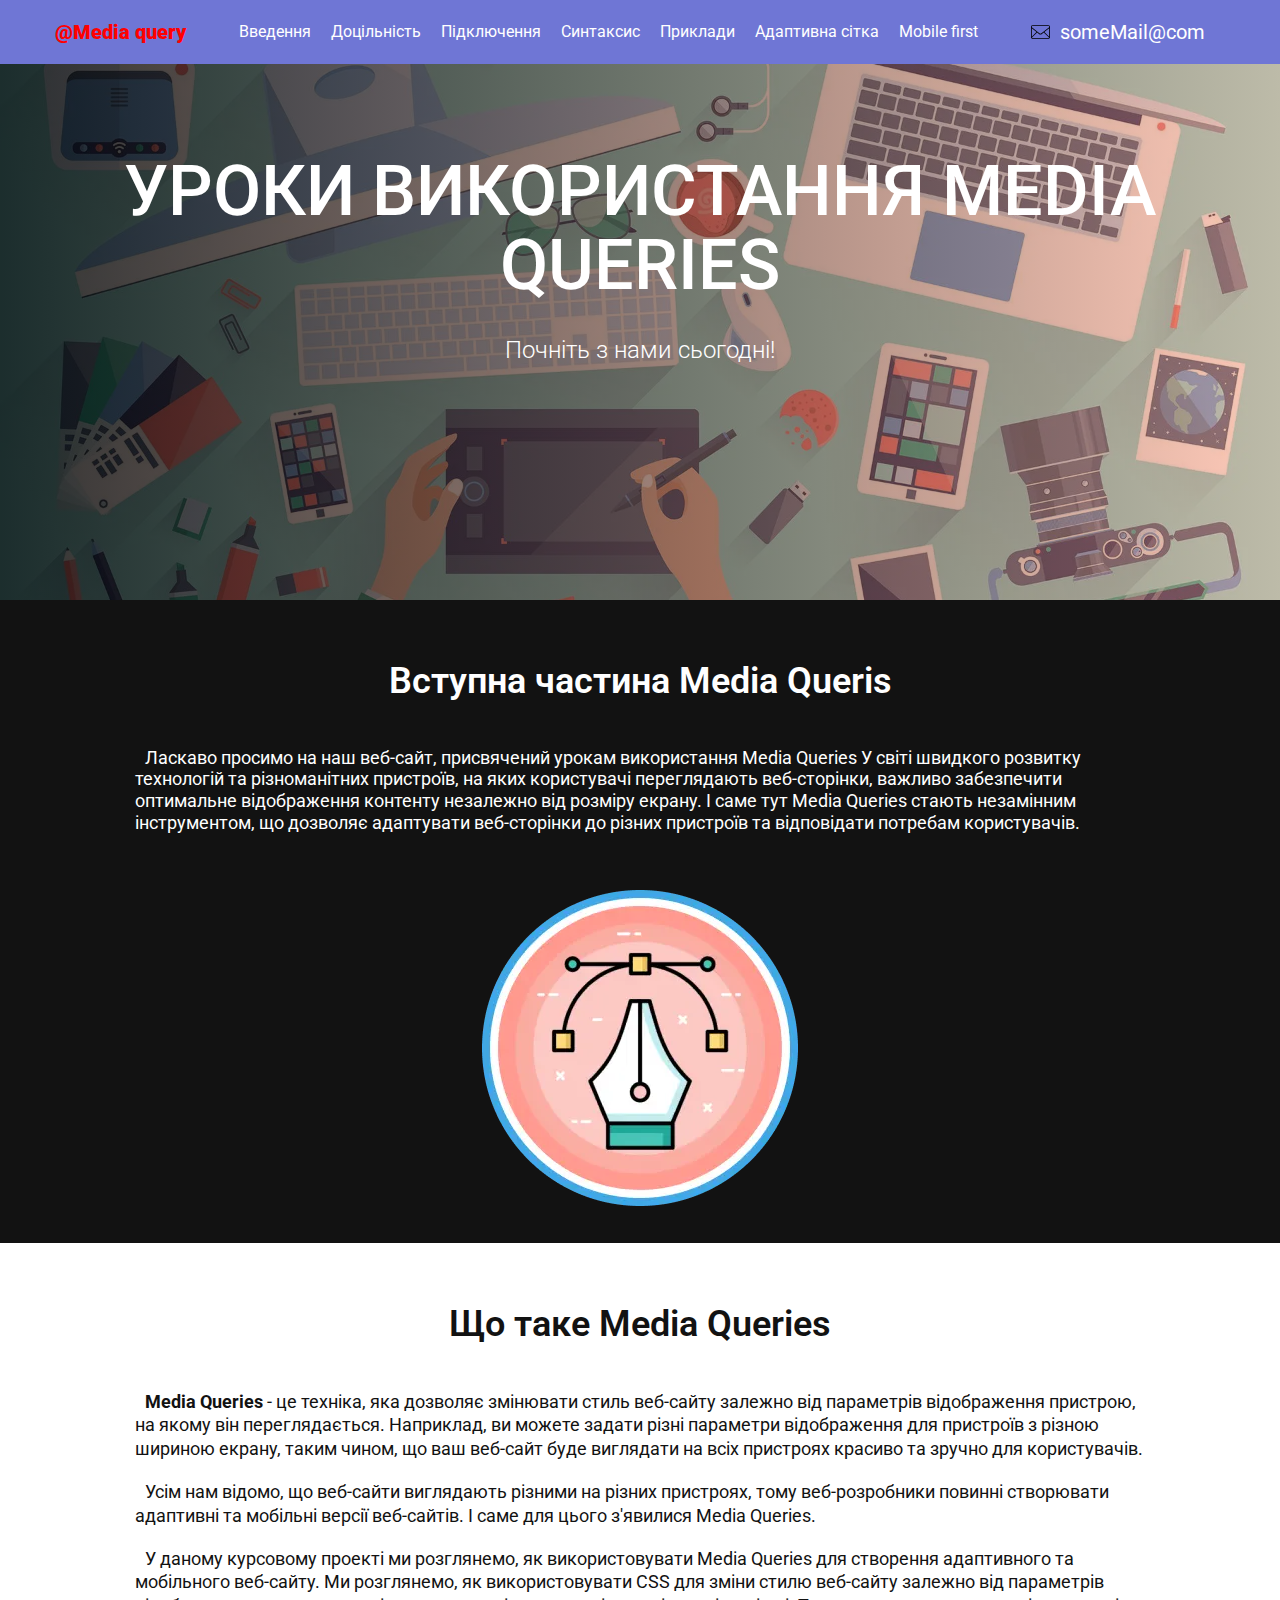
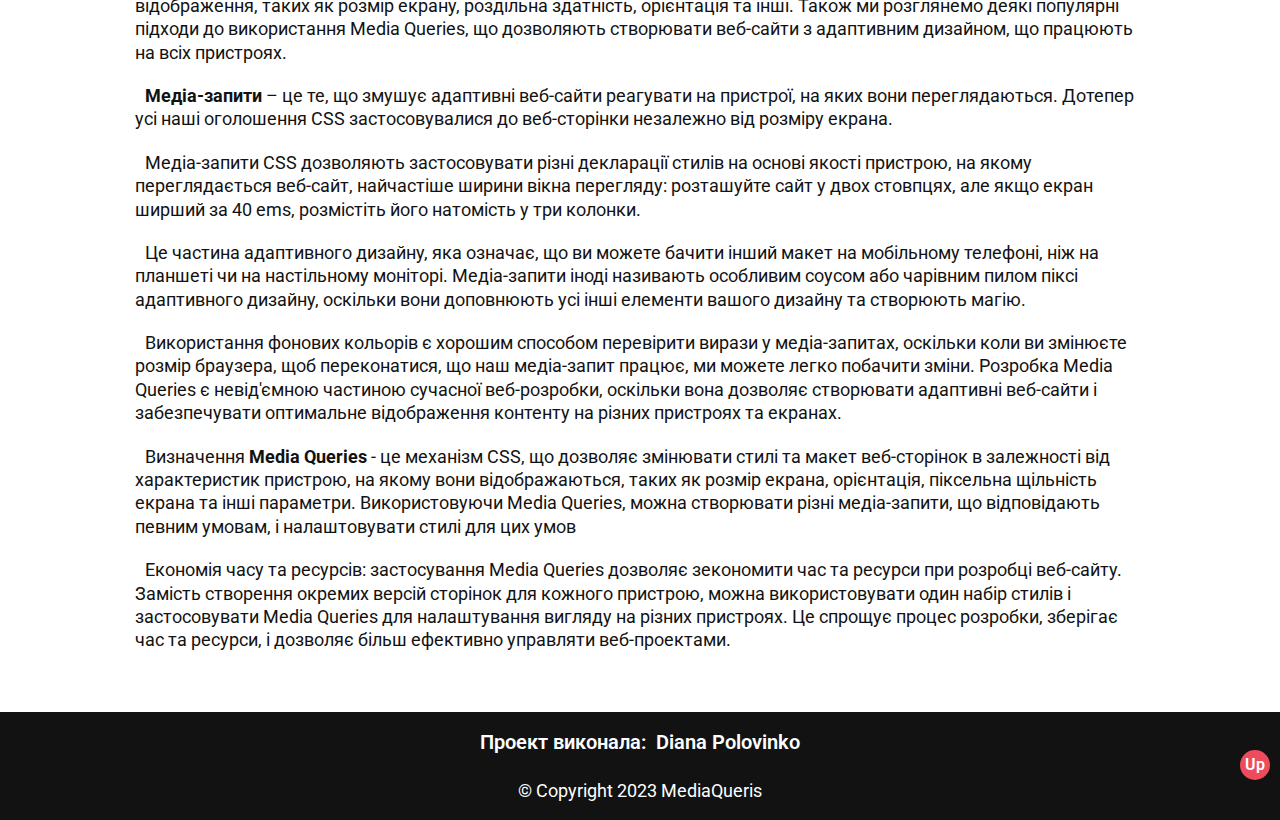
<file: index.html>
<!DOCTYPE html>
<html lang="uk">

<head>
	<title>HomePage</title>
	<meta charset="UTF-8">
	<meta name="format-detection" content="telephone=no">
	<!-- <style>body{opacity: 0;}</style> -->
	<link rel="stylesheet" href="css/style.min.css?_v=20230605163625">
	<link rel="shortcut icon" href="favicon.ico">
	<!-- <meta name="robots" content="noindex, nofollow"> -->
	<meta name="viewport" content="width=device-width, initial-scale=1.0">
</head>

<body>
	<div class="wrapper">
		<header id="up" class="header" data-scroll="5">
			<div class="header__container">
				<a href="index.html" class="header__logo">@<span>Media query</span></a>
				<div class="header__menu menu">
					<nav class="menu__body">
						<ul class="menu__list">
							<li class="menu__item"><a href="index.html" class="menu__link">Введення</a></li>
							<li class="menu__item"><a href="expediency.html" class="menu__link">Доцільність</a></li>
							<li class="menu__item"><a href="connection.html" class="menu__link">Підключення</a></li>
							<li class="menu__item"><a href="syntax.html" class="menu__link">Синтаксис</a></li>
							<li class="menu__item"><a href="example.html" class="menu__link">Приклади</a></li>
							<li class="menu__item"><a href="adaptive.html" class="menu__link">Адаптивна сітка</a></li>
							<li class="menu__item"><a href="mfirst.html" class="menu__link"><span lang="en">Mobile first</span></a></li>
						</ul>
					</nav>
				</div>
				<div class="header__contact">
					<a href="mailto:someMail@com" class="header__link"><img src="img/mail-black.svg" alt="mail">someMail@com</a>
					<button type="button" class="header__icon icon-menu"><span></span></button>
				</div>
			</div>
		</header>
		<main class="page">
			<section class="page__main main-page">
				<div class="main-page__container">
					<h1 class="main-page__title">
						Уроки використання
						<span lang="en">Media Queries</span>
					</h1>
					<p class="main-page__text">Почніть з нами сьогодні!</p>
				</div>
			</section>
			<section class="page__welcome welcome-page">
				<div class="welcome-page__little-container">
					<h2 class="welcome-page__title">
						Вступна частина <span lang="en">Media Queris</span>
					</h2>
					<p class="welcome-page__text">
						Ласкаво просимо на наш веб-сайт, присвячений урокам
						використання Media Queries У світі швидкого розвитку
						технологій та різноманітних пристроїв, на яких
						користувачі переглядають веб-сторінки, важливо
						забезпечити оптимальне відображення контенту
						незалежно від розміру екрану. І саме тут Media
						Queries стають незамінним інструментом, що дозволяє
						адаптувати веб-сторінки до різних пристроїв та
						відповідати потребам користувачів.
					</p>
					<div class="welcome-page__image">
						<picture><source srcset="img/int.webp" type="image/webp"><img src="img/int.png" alt="welcome"></picture>
					</div>
				</div>
			</section>
			<section class="page__about about-page">
				<div class="about-page__little-container">
					<h3 class="about-page__title">
						Що таке <span lang="en">Media Queries</span>
					</h3>
					<p>
						<b>Media Queries</b> - це техніка, яка
						дозволяє змінювати стиль веб-сайту залежно від
						параметрів відображення пристрою, на якому він
						переглядається. Наприклад, ви можете задати різні
						параметри відображення для пристроїв з різною
						шириною екрану, таким чином, що ваш веб-сайт буде
						виглядати на всіх пристроях красиво та зручно для
						користувачів.
					</p>
					<p>
						Усім нам відомо, що веб-сайти виглядають різними на
						різних пристроях, тому веб-розробники повинні
						створювати адаптивні та мобільні версії веб-сайтів.
						І саме для цього з'явилися
						<span lang="en">Media Queries</span>.
					</p>
					<p>
						У даному курсовому проекті ми розглянемо, як
						використовувати
						<span lang="en">Media Queries</span> для створення
						адаптивного та мобільного веб-сайту. Ми розглянемо,
						як використовувати <span lang="en">CSS</span> для
						зміни стилю веб-сайту залежно від параметрів
						відображення, таких як розмір екрану, роздільна
						здатність, орієнтація та інші. Також ми розглянемо
						деякі популярні підходи до використання
						<span lang="en">Media Queries</span>, що дозволяють
						створювати веб-сайти з адаптивним дизайном, що
						працюють на всіх пристроях.
					</p>
					<p>
						<b>Медіа-запити</b> – це те, що змушує
						адаптивні веб-сайти реагувати на пристрої, на яких
						вони переглядаються. Дотепер усі наші оголошення
						<span lang="en">CSS</span> застосовувалися до
						веб-сторінки незалежно від розміру екрана.
					</p>
					<p>
						Медіа-запити <span lang="en">CSS</span> дозволяють
						застосовувати різні декларації стилів на основі
						якості пристрою, на якому переглядається веб-сайт,
						найчастіше ширини вікна перегляду: розташуйте сайт у
						двох стовпцях, але якщо екран ширший за 40 ems,
						розмістіть його натомість у три колонки.
					</p>
					<p>
						Це частина адаптивного дизайну, яка означає, що ви
						можете бачити інший макет на мобільному телефоні,
						ніж на планшеті чи на настільному моніторі.
						Медіа-запити іноді називають особливим соусом або
						чарівним пилом піксі адаптивного дизайну, оскільки
						вони доповнюють усі інші елементи вашого дизайну та
						створюють магію.
					</p>
					<p>
						Використання фонових кольорів є хорошим способом
						перевірити вирази у медіа-запитах, оскільки коли ви
						змінюєте розмір браузера, щоб переконатися, що наш
						медіа-запит працює, ми можете легко побачити зміни.
						Розробка Media Queries є невід'ємною частиною
						сучасної веб-розробки, оскільки вона дозволяє
						створювати адаптивні веб-сайти і забезпечувати
						оптимальне відображення контенту на різних пристроях
						та екранах.
					</p>
					<p>
						Визначення <b><span lang="en">Media Queries</span></b> - це
						механізм <span lang="en">CSS</span>, що дозволяє
						змінювати стилі та макет веб-сторінок в залежності
						від характеристик пристрою, на якому вони
						відображаються, таких як розмір екрана, орієнтація,
						піксельна щільність екрана та інші параметри.
						Використовуючи Media Queries, можна створювати різні
						медіа-запити, що відповідають певним умовам, і
						налаштовувати стилі для цих умов
					</p>
					<p>
						Економія часу та ресурсів: застосування
						<span lang="en">Media Queries</span> дозволяє
						зекономити час та ресурси при розробці веб-сайту.
						Замість створення окремих версій сторінок для
						кожного пристрою, можна використовувати один набір
						стилів і застосовувати
						<span lang="en">Media Queries</span> для
						налаштування вигляду на різних пристроях. Це спрощує
						процес розробки, зберігає час та ресурси, і дозволяє
						більш ефективно управляти веб-проектами.
					</p>
				</div>
			</section>
		</main>
		<footer class="footer">
			<div class="footer__container">
				<div class="footer__link">
					<p>Проект виконала: </p><a href="tel:+380680001222">Diana Polovinko</a>
				</div>
				<div class="footer__all">&copy; Copyright 2023 MediaQueris</div>
				<a id="#up" href="#" class="footer__button">Up</a>
			</div>
		</footer>
	</div>
	<script src="js/app.min.js?_v=20230605163625"></script>
</body>

</html>
</file>
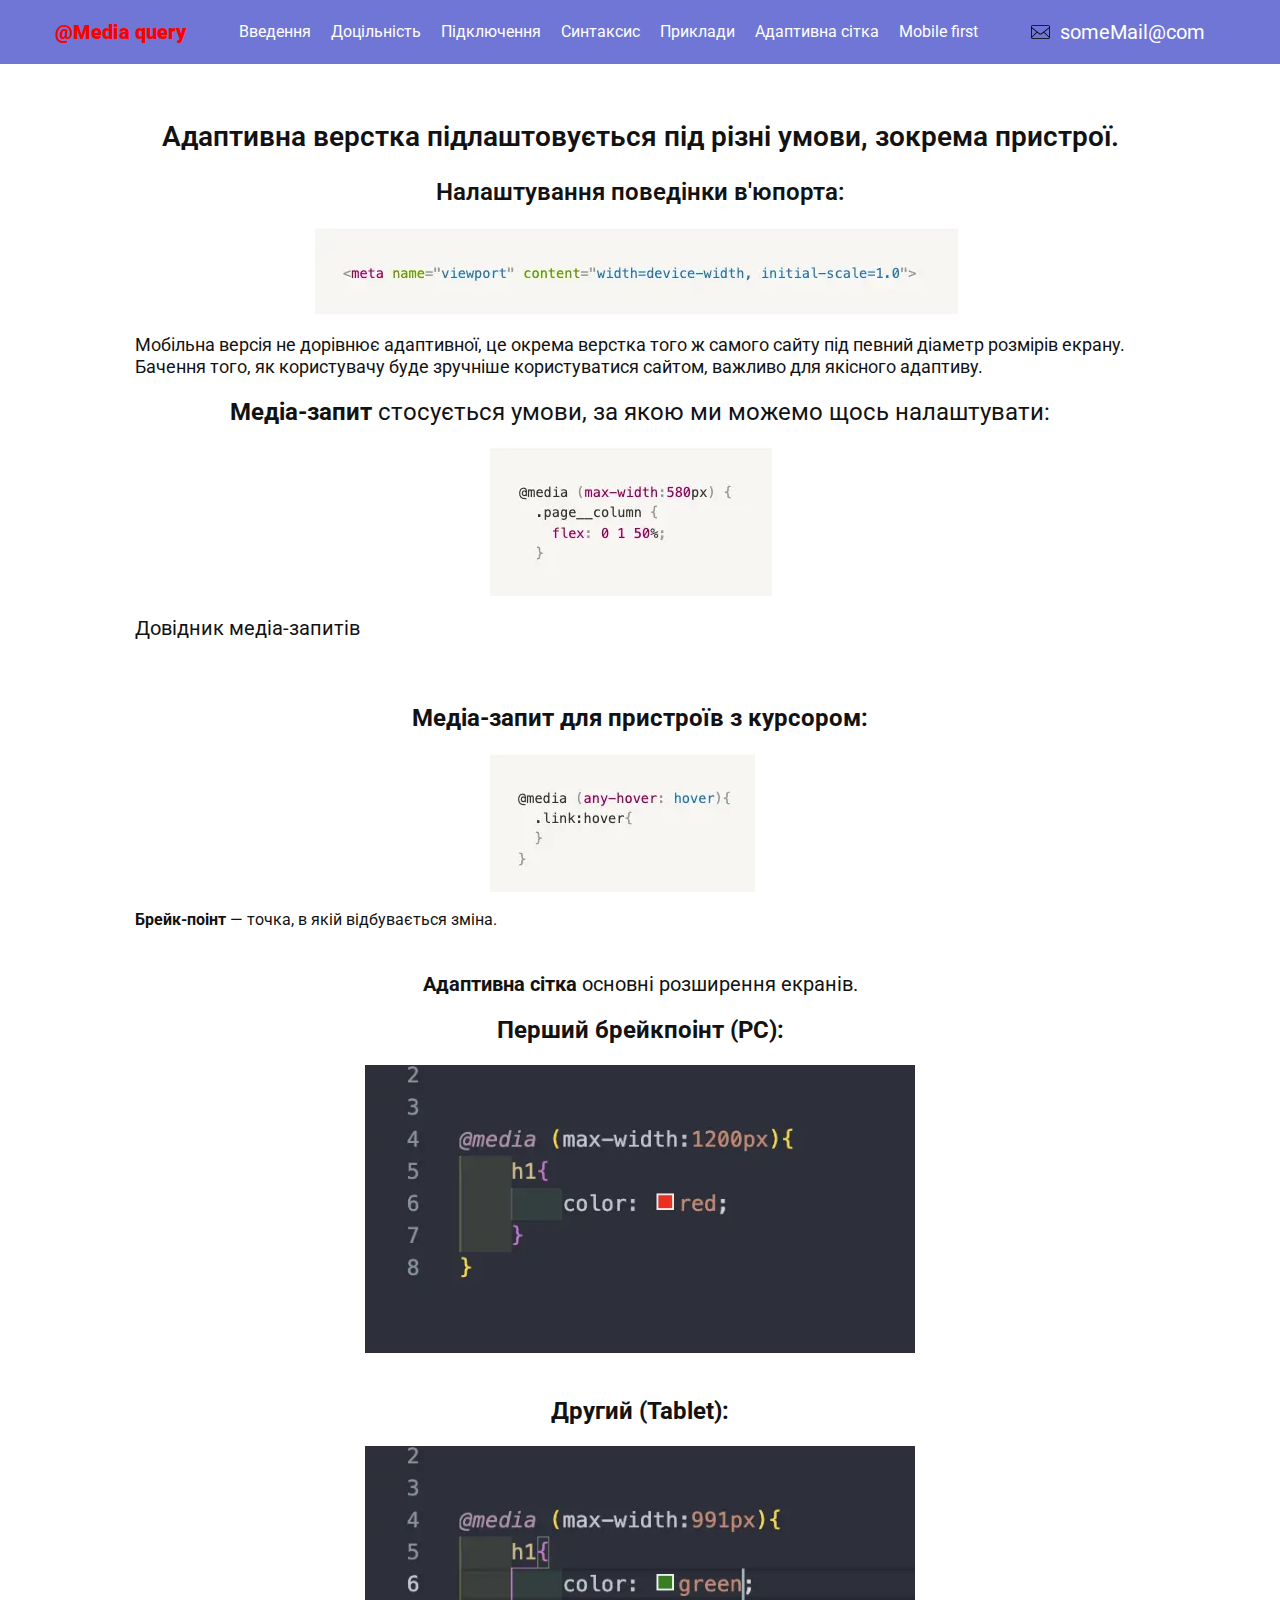
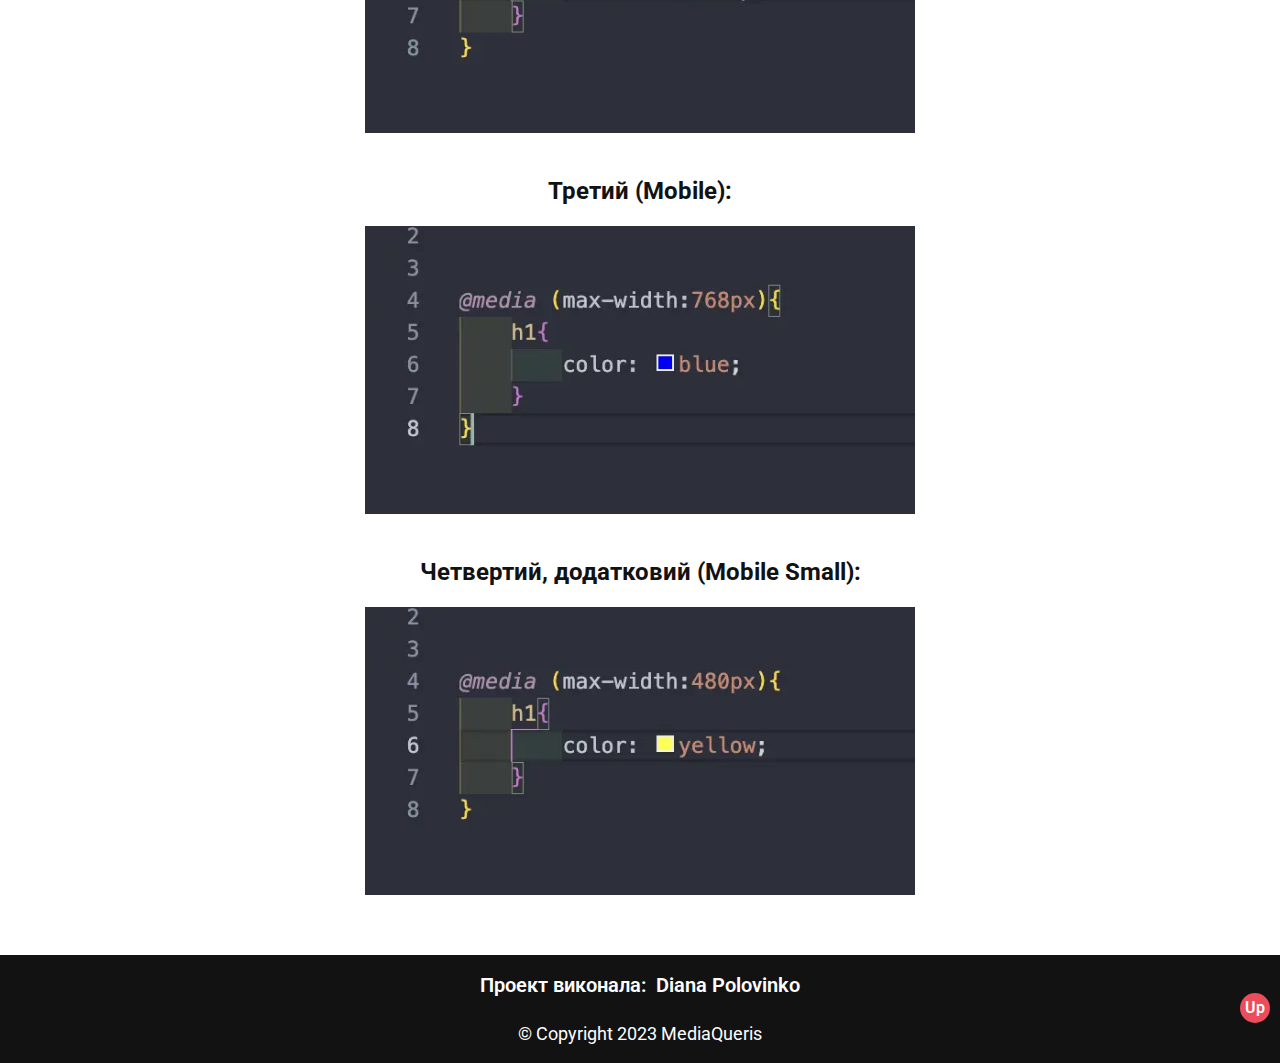
<file: adaptive.html>
<!DOCTYPE html>
<html lang="uk">

<head>
	<title>Adaptive</title>
	<meta charset="UTF-8">
	<meta name="format-detection" content="telephone=no">
	<!-- <style>body{opacity: 0;}</style> -->
	<link rel="stylesheet" href="css/style.min.css?_v=20230605163625">
	<link rel="shortcut icon" href="favicon.ico">
	<!-- <meta name="robots" content="noindex, nofollow"> -->
	<meta name="viewport" content="width=device-width, initial-scale=1.0">
</head>

<body>
	<div class="wrapper">
		<header id="up" class="header" data-scroll="5">
			<div class="header__container">
				<a href="index.html" class="header__logo">@<span>Media query</span></a>
				<div class="header__menu menu">
					<nav class="menu__body">
						<ul class="menu__list">
							<li class="menu__item"><a href="index.html" class="menu__link">Введення</a></li>
							<li class="menu__item"><a href="expediency.html" class="menu__link">Доцільність</a></li>
							<li class="menu__item"><a href="connection.html" class="menu__link">Підключення</a></li>
							<li class="menu__item"><a href="syntax.html" class="menu__link">Синтаксис</a></li>
							<li class="menu__item"><a href="example.html" class="menu__link">Приклади</a></li>
							<li class="menu__item"><a href="adaptive.html" class="menu__link">Адаптивна сітка</a></li>
							<li class="menu__item"><a href="mfirst.html" class="menu__link"><span lang="en">Mobile first</span></a></li>
						</ul>
					</nav>
				</div>
				<div class="header__contact">
					<a href="mailto:someMail@com" class="header__link"><img src="img/mail-black.svg" alt="mail">someMail@com</a>
					<button type="button" class="header__icon icon-menu"><span></span></button>
				</div>
			</div>
		</header>
		<main class="adaptive">
			<section class="adaptive__main __little-container">
				<h1 class="adaptive__title">
					Адаптивна верстка підлаштовується під різні умови,
					зокрема пристрої.
				</h1>
				<h2 class="adaptive__sub-title">
					Налаштування поведінки в'юпорта:
				</h2>
				<div class="adaptive__image-setting">
					<picture><source srcset="img/adpt-01.webp" type="image/webp"><img src="img/adpt-01.png" alt="image"></picture>
				</div>
				<div class="adaptive__text">
					Мобільна версія не дорівнює адаптивної, це окрема
					верстка того ж самого сайту під певний діаметр розмірів
					екрану. Бачення того, як користувачу буде зручніше
					користуватися сайтом, важливо для якісного адаптиву.
				</div>
				<div class="adaptive__item">
					<h3 class="adaptive__label"><b>Медіа-запит</b> стосується умови, за якою ми можемо щось налаштувати:</h3>
					<div class="adaptive__image"><picture><source srcset="img/adpt-02.webp" type="image/webp"><img src="img/adpt-02.png" alt="image"></picture></div>
					<a class="adaptive__link" href="https://developer.mozilla.org/en-US/docs/Web/CSS/Media_Queries/Using_media_queries#syntax" target="_blank">Довідник медіа-запитів</a>
				</div>
				<div class="adaptive__item">
					<h3 class="adaptive__label"><b>Медіа-запит для пристроїв з курсором:</b></h3>
					<div class="adaptive__image"><picture><source srcset="img/adpt-03.webp" type="image/webp"><img src="img/adpt-03.png" alt="image"></picture></div>
					<p class="adaptive__second-label"><b>Брейк-поінт</b> — точка, в якій відбувається зміна.</p>
				</div>
				<h2 class="adaptive__net-title"><b>Адаптивна сітка</b> основні розширення екранів.</h2>
				<div class="adaptive__item">
					<h3 class="adaptive__label"><b>Перший брейкпоінт (PC):</b></h3>
					<div class="adaptive__image--big"><picture><source srcset="img/adpt-04.webp" type="image/webp"><img src="img/adpt-04.png" alt="image"></picture></div>
				</div>
				<div class="adaptive__item">
					<h3 class="adaptive__label"><b>Другий (Tablet):</b></h3>
					<div class="adaptive__image--big"><picture><source srcset="img/adpt-05.webp" type="image/webp"><img src="img/adpt-05.png" alt="image"></picture></div>
				</div>
				<div class="adaptive__item">
					<h3 class="adaptive__label"><b>Третий (Mobile):</b></h3>
					<div class="adaptive__image--big"><picture><source srcset="img/adpt-06.webp" type="image/webp"><img src="img/adpt-06.png" alt="image"></picture></div>
				</div>
				<div class="adaptive__item">
					<h3 class="adaptive__label"><b>Четвертий, додатковий (Mobile Small):</b></h3>
					<div class="adaptive__image--big"><picture><source srcset="img/adpt-07.webp" type="image/webp"><img src="img/adpt-07.png" alt="image"></picture></div>
				</div>
			</section>
		</main>
		<footer class="footer">
			<div class="footer__container">
				<div class="footer__link">
					<p>Проект виконала: </p><a href="tel:+380680001222">Diana Polovinko</a>
				</div>
				<div class="footer__all">&copy; Copyright 2023 MediaQueris</div>
				<a id="#up" href="#" class="footer__button">Up</a>
			</div>
		</footer>
	</div>
	<script src="js/app.min.js?_v=20230605163625"></script>
</body>

</html>
</file>
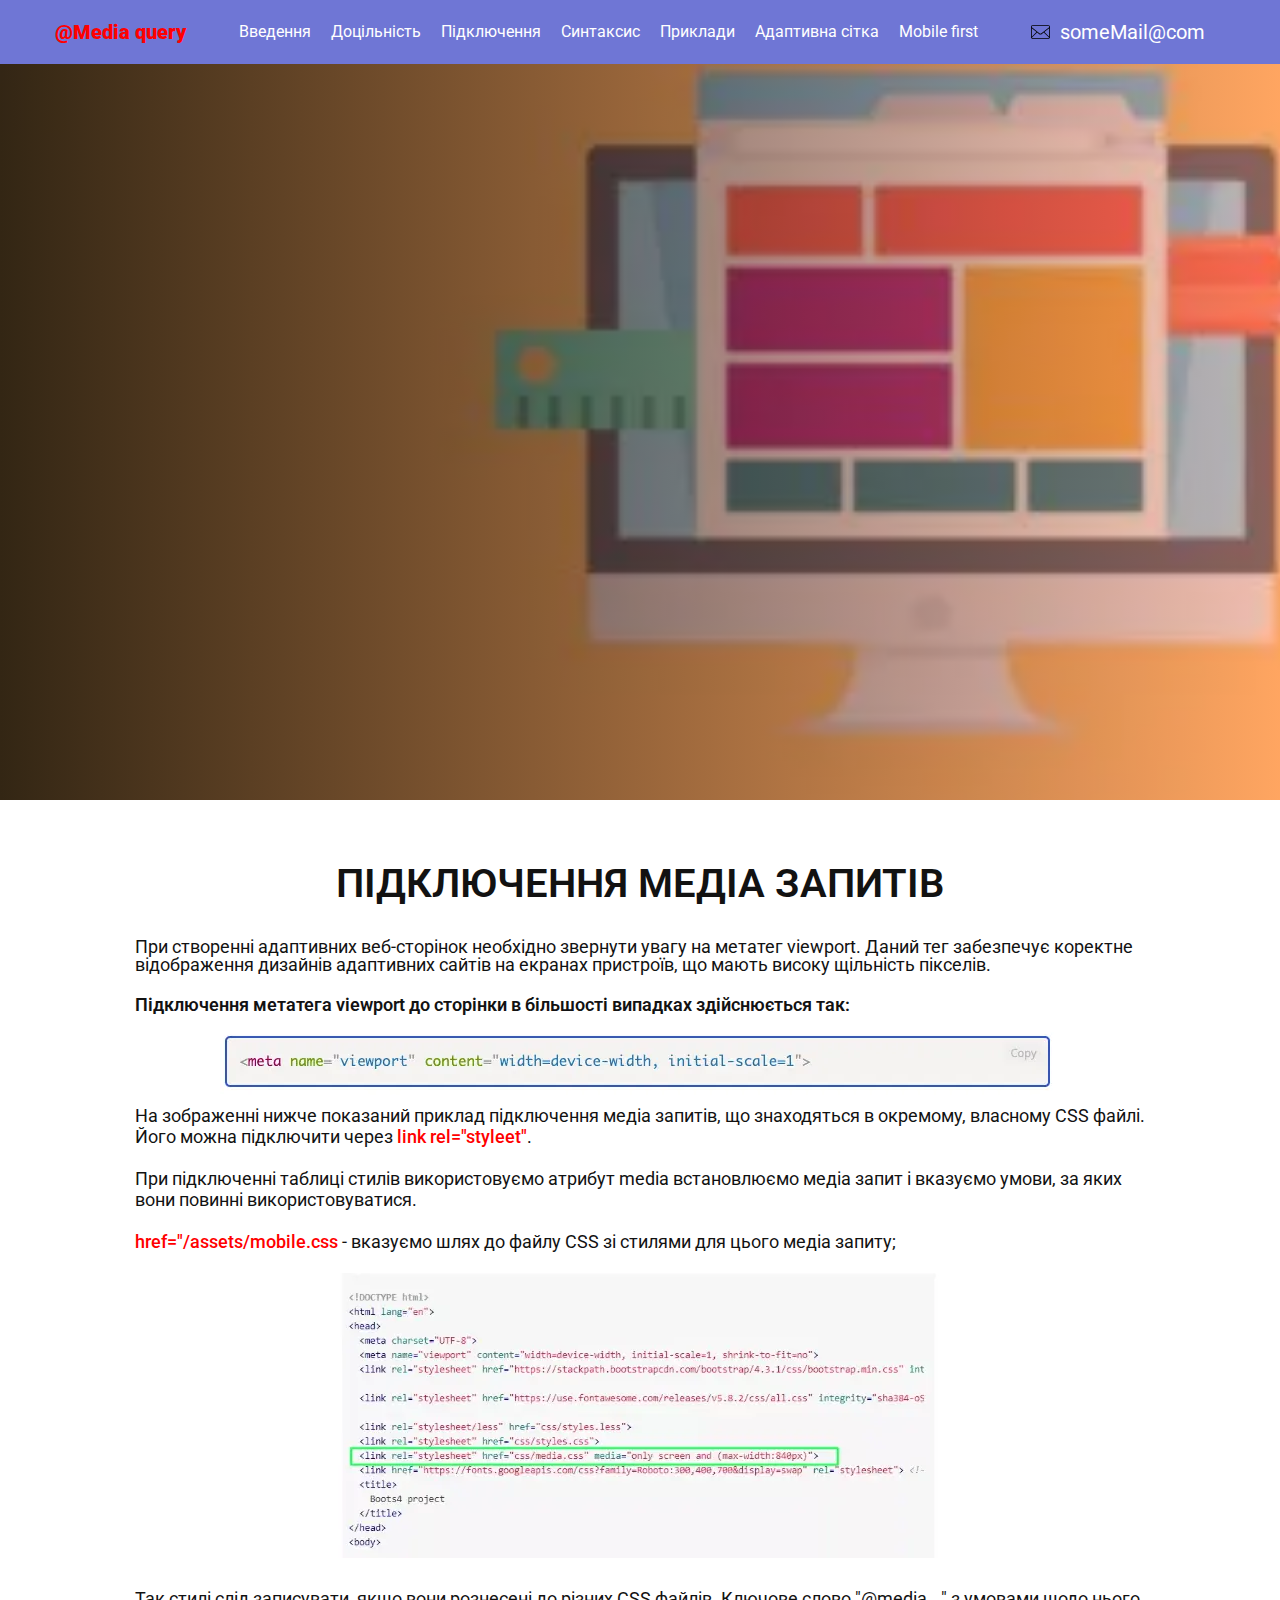
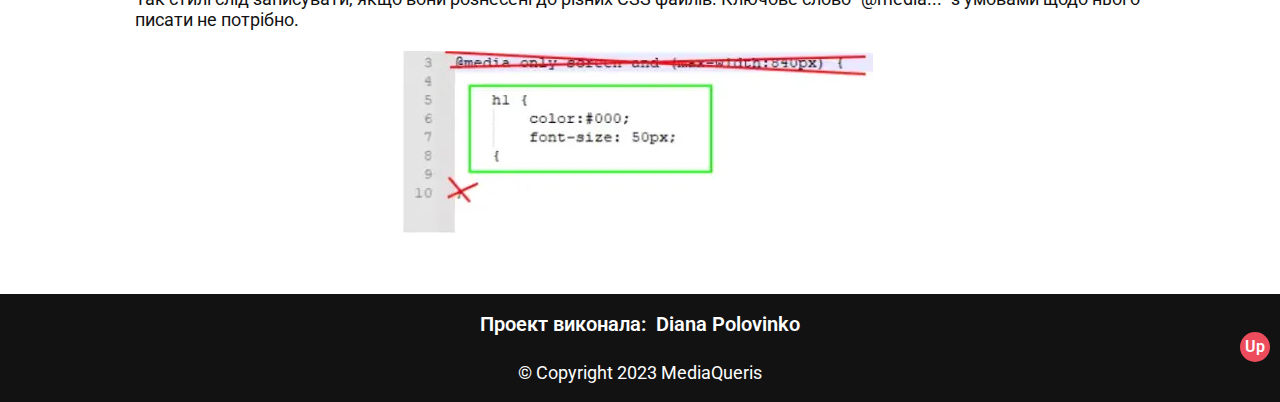
<file: connection.html>
<!DOCTYPE html>
<html lang="uk">

<head>
	<title>Connection</title>
	<meta charset="UTF-8">
	<meta name="format-detection" content="telephone=no">
	<!-- <style>body{opacity: 0;}</style> -->
	<link rel="stylesheet" href="css/style.min.css?_v=20230605163625">
	<link rel="shortcut icon" href="favicon.ico">
	<!-- <meta name="robots" content="noindex, nofollow"> -->
	<meta name="viewport" content="width=device-width, initial-scale=1.0">
</head>

<body>
	<div class="wrapper">
		<header id="up" class="header" data-scroll="5">
			<div class="header__container">
				<a href="index.html" class="header__logo">@<span>Media query</span></a>
				<div class="header__menu menu">
					<nav class="menu__body">
						<ul class="menu__list">
							<li class="menu__item"><a href="index.html" class="menu__link">Введення</a></li>
							<li class="menu__item"><a href="expediency.html" class="menu__link">Доцільність</a></li>
							<li class="menu__item"><a href="connection.html" class="menu__link">Підключення</a></li>
							<li class="menu__item"><a href="syntax.html" class="menu__link">Синтаксис</a></li>
							<li class="menu__item"><a href="example.html" class="menu__link">Приклади</a></li>
							<li class="menu__item"><a href="adaptive.html" class="menu__link">Адаптивна сітка</a></li>
							<li class="menu__item"><a href="mfirst.html" class="menu__link"><span lang="en">Mobile first</span></a></li>
						</ul>
					</nav>
				</div>
				<div class="header__contact">
					<a href="mailto:someMail@com" class="header__link"><img src="img/mail-black.svg" alt="mail">someMail@com</a>
					<button type="button" class="header__icon icon-menu"><span></span></button>
				</div>
			</div>
		</header>
		<main class="connection">
			<div class="connection__main main-connection"></div>
			<section class="connection__conect conect">
				<div class="conect__little-container">
					<h1 class="conect__title">Підключення медіа запитів</h1>
					<p class="conect__text">
						При створенні адаптивних веб-сторінок необхідно
						звернути увагу на метатег
						<span lang="en">viewport</span>. Даний тег
						забезпечує коректне відображення дизайнів адаптивних
						сайтів на екранах пристроїв, що мають високу
						щільність пікселів.
					</p>
					<h2 class="conect__sub-title">
						Підключення метатега viewport до сторінки в
						більшості випадках здійснюється так:
					</h2>
					<div class="conect__image">
						<picture><source srcset="img/viewport.webp" type="image/webp"><img src="img/viewport.png" alt="viewport"></picture>
					</div>
					<div class="conect__second">
						<p>
							На зображенні нижче показаний приклад
							підключення медіа запитів, що знаходяться в
							окремому, власному CSS файлі. Його можна
							підключити через
							<span>link rel="styleet"</span>.
						</p>
						<p>
							При підключенні таблиці стилів використовуємо
							атрибут media встановлюємо медіа запит і
							вказуємо умови, за яких вони повинні
							використовуватися.
						</p>
						<p>
							<span>href="/assets/mobile.css</span> - вказуємо шлях до
							файлу CSS зі стилями для цього медіа запиту;
						</p>
					</div>
					<div class="conect__second-image">
						<picture><source srcset="img/conect.webp" type="image/webp"><img src="img/conect.png" alt="conect"></picture>
					</div>
					<div class="conect__third">
						Так стилі слід записувати, якщо вони рознесені до
						різних CSS файлів. Ключове слово "@media..." з
						умовами щодо нього писати не потрібно.
					</div>
					<div class="conect__third-image">
						<picture><source srcset="img/conect-second.webp" type="image/webp"><img src="img/conect-second.png" alt="conect"></picture>
					</div>
				</div>
			</section>
		</main>
		<footer class="footer">
			<div class="footer__container">
				<div class="footer__link">
					<p>Проект виконала: </p><a href="tel:+380680001222">Diana Polovinko</a>
				</div>
				<div class="footer__all">&copy; Copyright 2023 MediaQueris</div>
				<a id="#up" href="#" class="footer__button">Up</a>
			</div>
		</footer>
	</div>
	<script src="js/app.min.js?_v=20230605163625"></script>
</body>

</html>
</file>
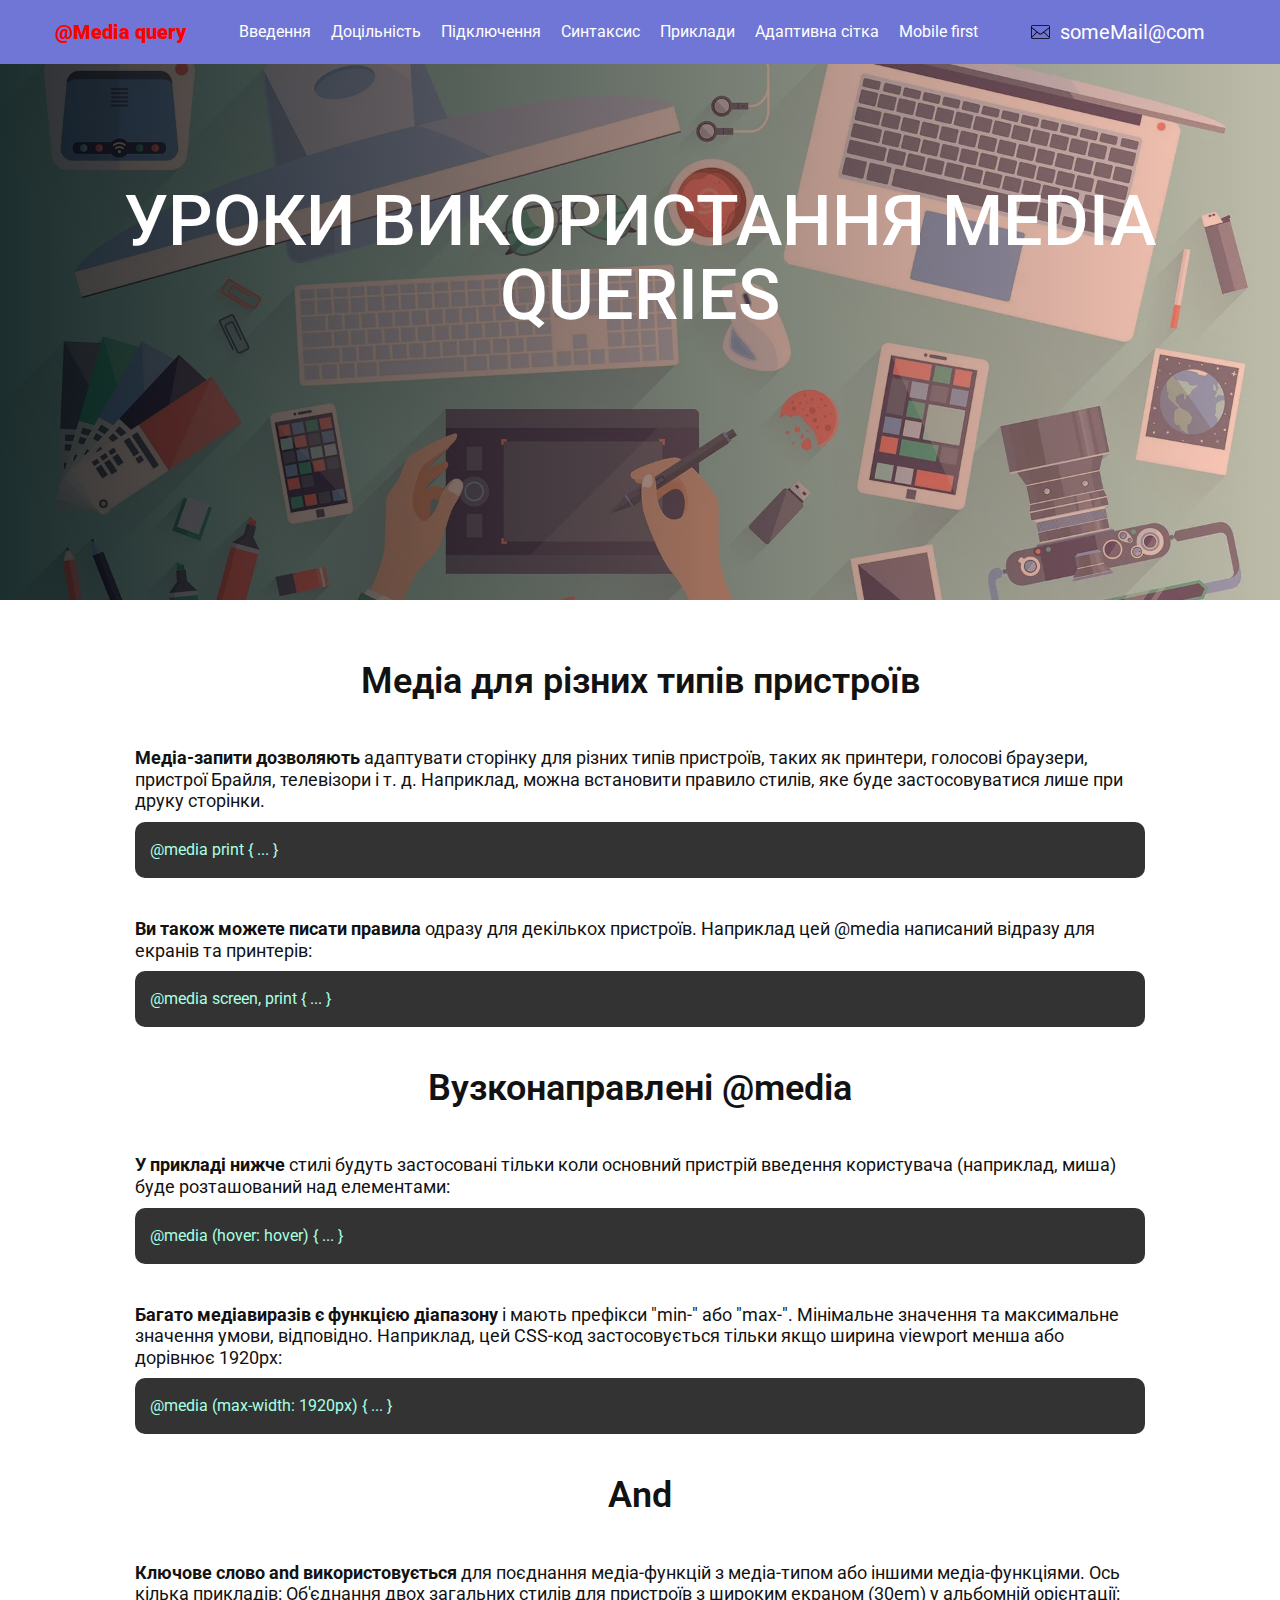
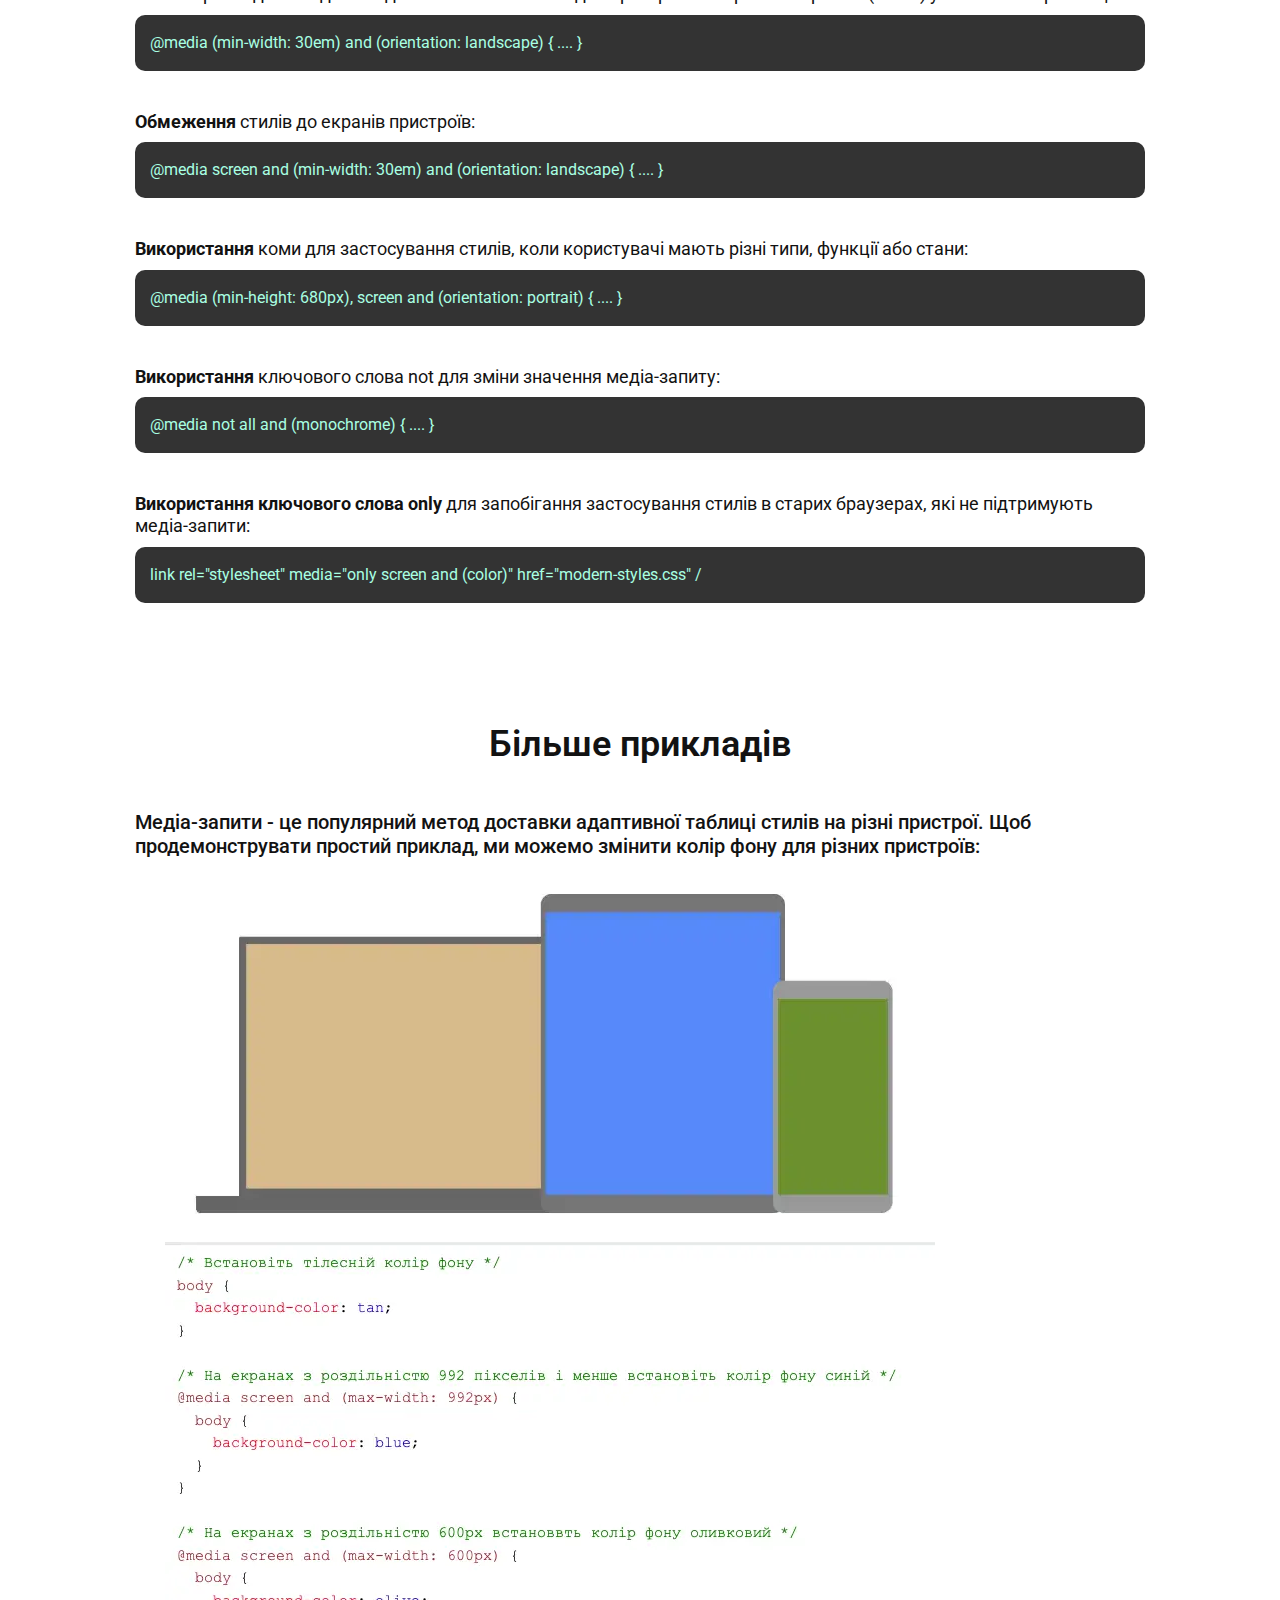
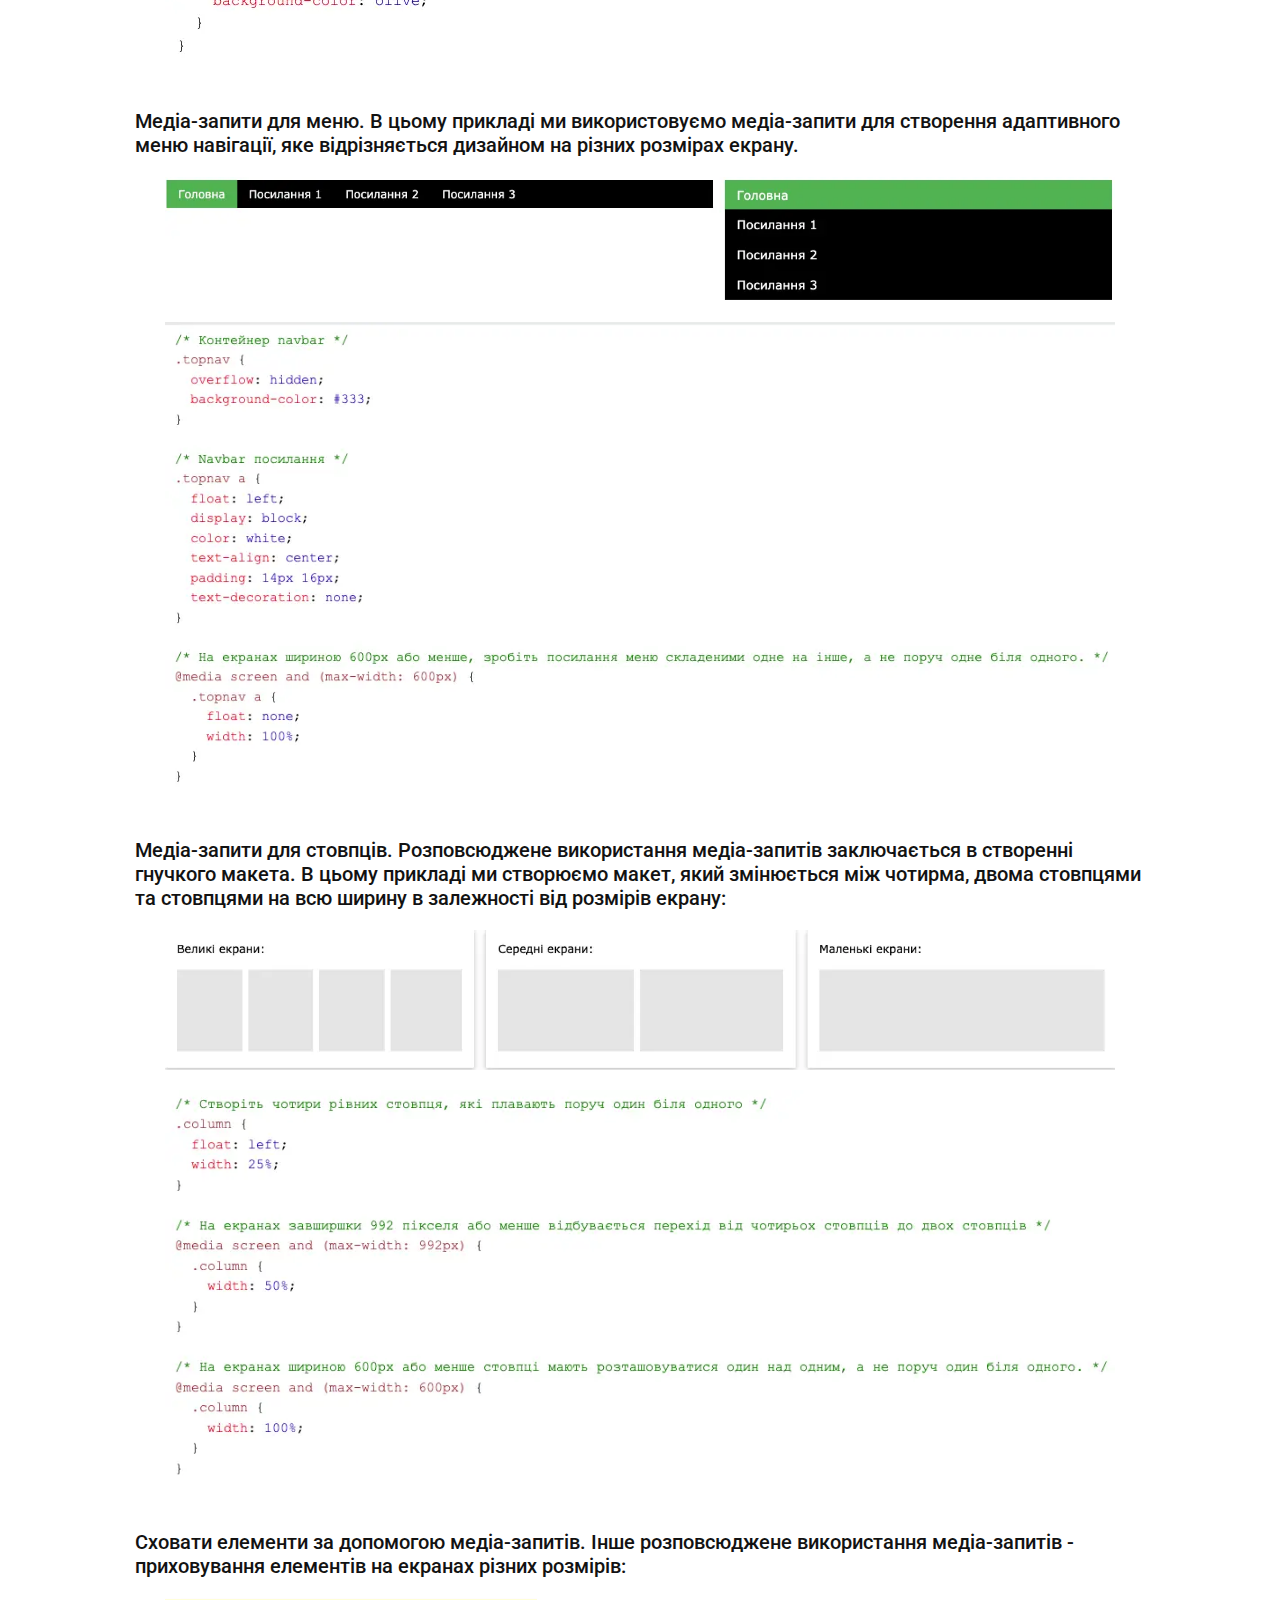
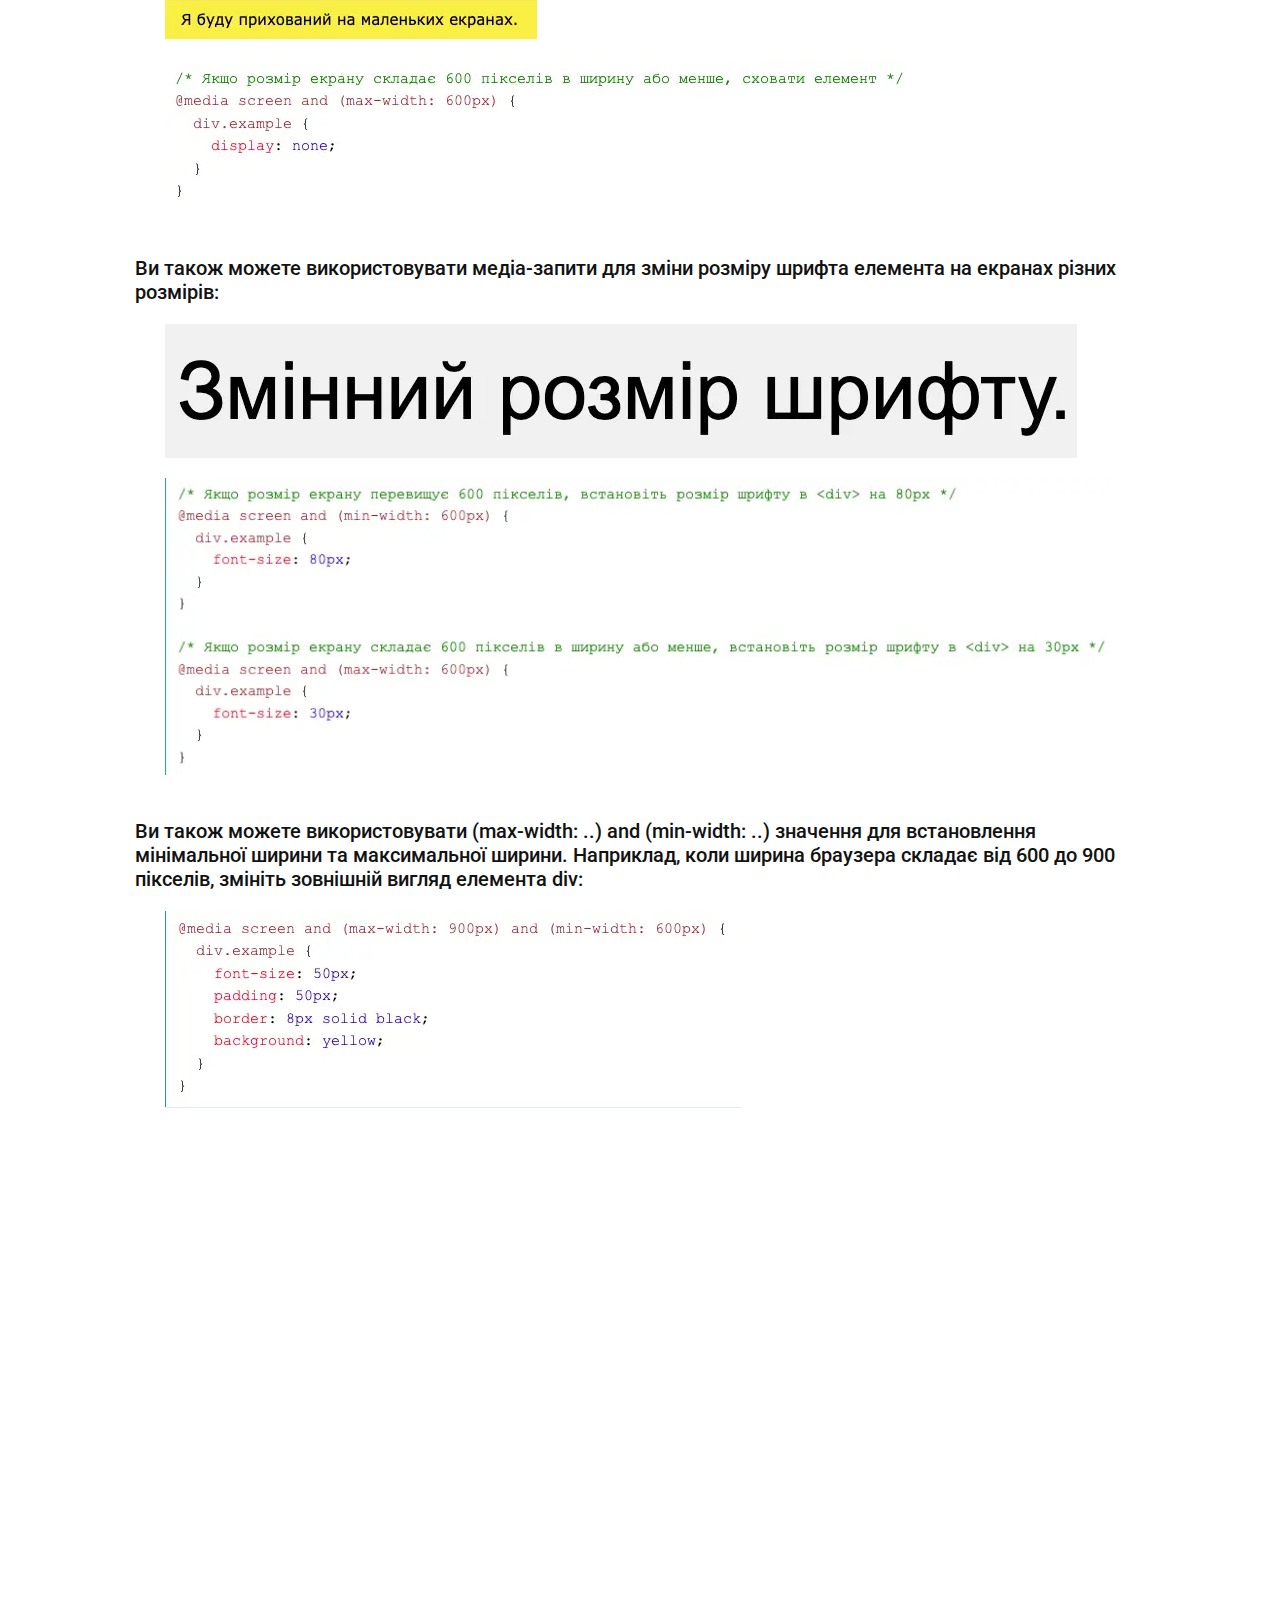
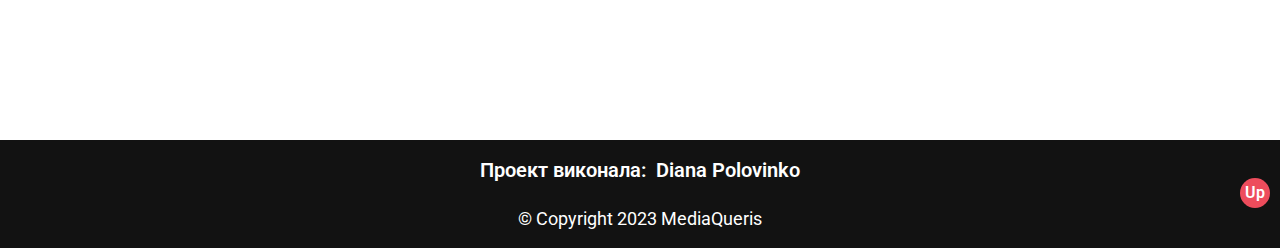
<file: example.html>
<!DOCTYPE html>
<html lang="uk">

<head>
	<title>Example</title>
	<meta charset="UTF-8">
	<meta name="format-detection" content="telephone=no">
	<!-- <style>body{opacity: 0;}</style> -->
	<link rel="stylesheet" href="css/style.min.css?_v=20230605163625">
	<link rel="shortcut icon" href="favicon.ico">
	<!-- <meta name="robots" content="noindex, nofollow"> -->
	<meta name="viewport" content="width=device-width, initial-scale=1.0">
</head>

<body>
	<div class="wrapper">
		<header id="up" class="header" data-scroll="5">
			<div class="header__container">
				<a href="index.html" class="header__logo">@<span>Media query</span></a>
				<div class="header__menu menu">
					<nav class="menu__body">
						<ul class="menu__list">
							<li class="menu__item"><a href="index.html" class="menu__link">Введення</a></li>
							<li class="menu__item"><a href="expediency.html" class="menu__link">Доцільність</a></li>
							<li class="menu__item"><a href="connection.html" class="menu__link">Підключення</a></li>
							<li class="menu__item"><a href="syntax.html" class="menu__link">Синтаксис</a></li>
							<li class="menu__item"><a href="example.html" class="menu__link">Приклади</a></li>
							<li class="menu__item"><a href="adaptive.html" class="menu__link">Адаптивна сітка</a></li>
							<li class="menu__item"><a href="mfirst.html" class="menu__link"><span lang="en">Mobile first</span></a></li>
						</ul>
					</nav>
				</div>
				<div class="header__contact">
					<a href="mailto:someMail@com" class="header__link"><img src="img/mail-black.svg" alt="mail">someMail@com</a>
					<button type="button" class="header__icon icon-menu"><span></span></button>
				</div>
			</div>
		</header>
		<main class="exapmple">
			<section class="exapmple__main-bg">
				<h1 class="exapmple__title __container">
					Уроки використання <span lang="en">Media Queries</span>
				</h1>
			</section>
			<section class="example__main main-example">
				<div class="main-example__little-container">
					<h2 class="main-example__title">
						Медіа для різних типів пристроїв
					</h2>
					<div class="main-example__item">
						<p class="main-example__text">
							<b>Медіа-запити дозволяють</b> адаптувати
							сторінку для різних типів пристроїв, таких як
							принтери, голосові браузери, пристрої Брайля,
							телевізори і т. д. Наприклад, можна встановити
							правило стилів, яке буде застосовуватися лише
							при друку сторінки.
						</p>
						<div class="main-example__exml">
							@media print { ... }
						</div>
					</div>
					<div class="main-example__item">
						<p class="main-example__text">
							<b>Ви також можете писати правила </b> одразу
							для декількох пристроїв. Наприклад цей @media
							написаний відразу для екранів та принтерів:
						</p>
						<div class="main-example__exml">
							@media screen, print { ... }
						</div>
					</div>
					<h2 class="main-example__title">
						Вузконаправлені @media
					</h2>
					<div class="main-example__item">
						<p class="main-example__text">
							<b>У прикладі нижче</b> стилі будуть застосовані
							тільки коли основний пристрій введення
							користувача (наприклад, миша) буде розташований
							над елементами:
						</p>
						<div class="main-example__exml">
							@media (hover: hover) { ... }
						</div>
					</div>
					<div class="main-example__item">
						<p class="main-example__text">
							<b>Багато медіавиразів є функцією діапазону</b>
							і мають префікси "min-" або "max-". Мінімальне
							значення та максимальне значення умови,
							відповідно. Наприклад, цей CSS-код
							застосовується тільки якщо ширина viewport менша
							або дорівнює 1920px:
						</p>
						<div class="main-example__exml">
							@media (max-width: 1920px) { ... }
						</div>
					</div>
					<h2 class="main-example__title">And</h2>
					<div class="main-example__item">
						<p class="main-example__text">
							<b>Ключове слово and використовується</b> для
							поєднання медіа-функцій з медіа-типом або іншими
							медіа-функціями. Ось кілька прикладів:
							Об'єднання двох загальних стилів для пристроїв з
							широким екраном (30em) у альбомній орієнтації:
						</p>
						<div class="main-example__exml">
							@media (min-width: 30em) and (orientation:
							landscape) { .... }
						</div>
					</div>
					<div class="main-example__item">
						<p class="main-example__text">
							<b>Обмеження</b> стилів до екранів пристроїв:
						</p>
						<div class="main-example__exml">
							@media screen and (min-width: 30em) and
							(orientation: landscape) { .... }
						</div>
					</div>
					<div class="main-example__item">
						<p class="main-example__text">
							<b>Використання</b> коми для застосування
							стилів, коли користувачі мають різні типи,
							функції або стани:
						</p>
						<div class="main-example__exml">
							@media (min-height: 680px), screen and
							(orientation: portrait) { .... }
						</div>
					</div>
					<div class="main-example__item">
						<p class="main-example__text">
							<b>Використання</b> ключового слова not для
							зміни значення медіа-запиту:
						</p>
						<div class="main-example__exml">
							@media not all and (monochrome) { .... }
						</div>
					</div>
					<div class="main-example__item">
						<p class="main-example__text">
							<b>Використання ключового слова only</b> для
							запобігання застосування стилів в старих
							браузерах, які не підтримують медіа-запити:
						</p>
						<div class="main-example__exml">
							link rel="stylesheet" media="only screen and
							(color)" href="modern-styles.css" /
						</div>
					</div>
				</div>
			</section>
			<section class="example__more more-example">
				<div class="more-example__little-container">
					<h2 class="more-example__title">Більше прикладів</h2>
					<div class="more-example__item">
						<p class="more-example__text">
							Медіа-запити - це популярний метод доставки
							адаптивної таблиці стилів на різні пристрої. Щоб
							продемонструвати простий приклад, ми можемо
							змінити колір фону для різних пристроїв:
						</p>
						<div class="more-example__image-expl-first">
							<picture><source srcset="img/expl-01.webp" type="image/webp"><img src="img/expl-01.png" alt="example" ></picture>
						</div>
						<div class="more-example__image-expl-second">
							<picture><source srcset="img/expl-02.webp" type="image/webp"><img src="img/expl-02.png" alt="example" ></picture>
						</div>
					</div>
					<div class="more-example__item">
						<p class="more-example__text">
							Медіа-запити для меню. В цьому прикладі ми
							використовуємо медіа-запити для створення
							адаптивного меню навігації, яке відрізняється
							дизайном на різних розмірах екрану.
						</p>
						<div class="more-example__image-expl-first">
							<picture><source srcset="img/expl-03.webp" type="image/webp"><img src="img/expl-03.png" alt="example" ></picture>
						</div>
						<div class="more-example__image-expl-second">
							<picture><source srcset="img/expl-04.webp" type="image/webp"><img src="img/expl-04.png" alt="example" ></picture>
						</div>
					</div>
					<div class="more-example__item">
						<p class="more-example__text">
							Медіа-запити для стовпців. Розповсюджене
							використання медіа-запитів заключається в
							створенні гнучкого макета. В цьому прикладі ми
							створюємо макет, який змінюється між чотирма,
							двома стовпцями та стовпцями на всю ширину в
							залежності від розмірів екрану:
						</p>
						<div class="more-example__image-expl-first">
							<picture><source srcset="img/expl-05.webp" type="image/webp"><img src="img/expl-05.png" alt="example" ></picture>
						</div>
						<div class="more-example__image-expl-second">
							<picture><source srcset="img/expl-06.webp" type="image/webp"><img src="img/expl-06.png" alt="example" ></picture>
						</div>
					</div>
					<div class="more-example__item">
						<p class="more-example__text">
							Сховати елементи за допомогою медіа-запитів.
							Інше розповсюджене використання медіа-запитів -
							приховування елементів на екранах різних
							розмірів:
						</p>
						<div class="more-example__image-expl-first">
							<picture><source srcset="img/expl-07.webp" type="image/webp"><img src="img/expl-07.png" alt="example" ></picture>
						</div>
						<div class="more-example__image-expl-second">
							<picture><source srcset="img/expl-08.webp" type="image/webp"><img src="img/expl-08.png" alt="example" ></picture>
						</div>
					</div>
					<div class="more-example__item">
						<p class="more-example__text">
							Ви також можете використовувати медіа-запити для
							зміни розміру шрифта елемента на екранах різних
							розмірів:
						</p>
						<div class="more-example__image-expl-first">
							<picture><source srcset="img/expl-09.webp" type="image/webp"><img src="img/expl-09.png" alt="example" ></picture>
						</div>
						<div class="more-example__image-expl-second">
							<picture><source srcset="img/expl-10.webp" type="image/webp"><img src="img/expl-10.png" alt="example" ></picture>
						</div>
					</div>
					<div class="more-example__item">
						<p class="more-example__text">
							Ви також можете використовувати <span>(max-width: ..)
								and (min-width: ..)</span> значення для встановлення
							мінімальної ширини та максимальної ширини.
							Наприклад, коли ширина браузера складає від 600
							до 900 пікселів, змініть зовнішній вигляд
							елемента div:
						</p>
						<div class="more-example__image-expl-first">
							<picture><source srcset="img/expl-11.webp" type="image/webp"><img src="img/expl-11.png" alt="example" ></picture>
						</div>
					</div>
				</div>
			</section>
			<div class="example__video __little-container">
				<iframe width="1920" height="400" src="https://www.youtube.com/embed/TlcecNf76Mg" title="Адаптивна верстка та медіа-запити @media / CSS" allow="accelerometer; autoplay; clipboard-write; encrypted-media; gyroscope; picture-in-picture; web-share" allowfullscreen></iframe>
			</div>
		</main>
		<footer class="footer">
			<div class="footer__container">
				<div class="footer__link">
					<p>Проект виконала: </p><a href="tel:+380680001222">Diana Polovinko</a>
				</div>
				<div class="footer__all">&copy; Copyright 2023 MediaQueris</div>
				<a id="#up" href="#" class="footer__button">Up</a>
			</div>
		</footer>
	</div>
	<script src="js/app.min.js?_v=20230605163625"></script>
</body>

</html>
</file>
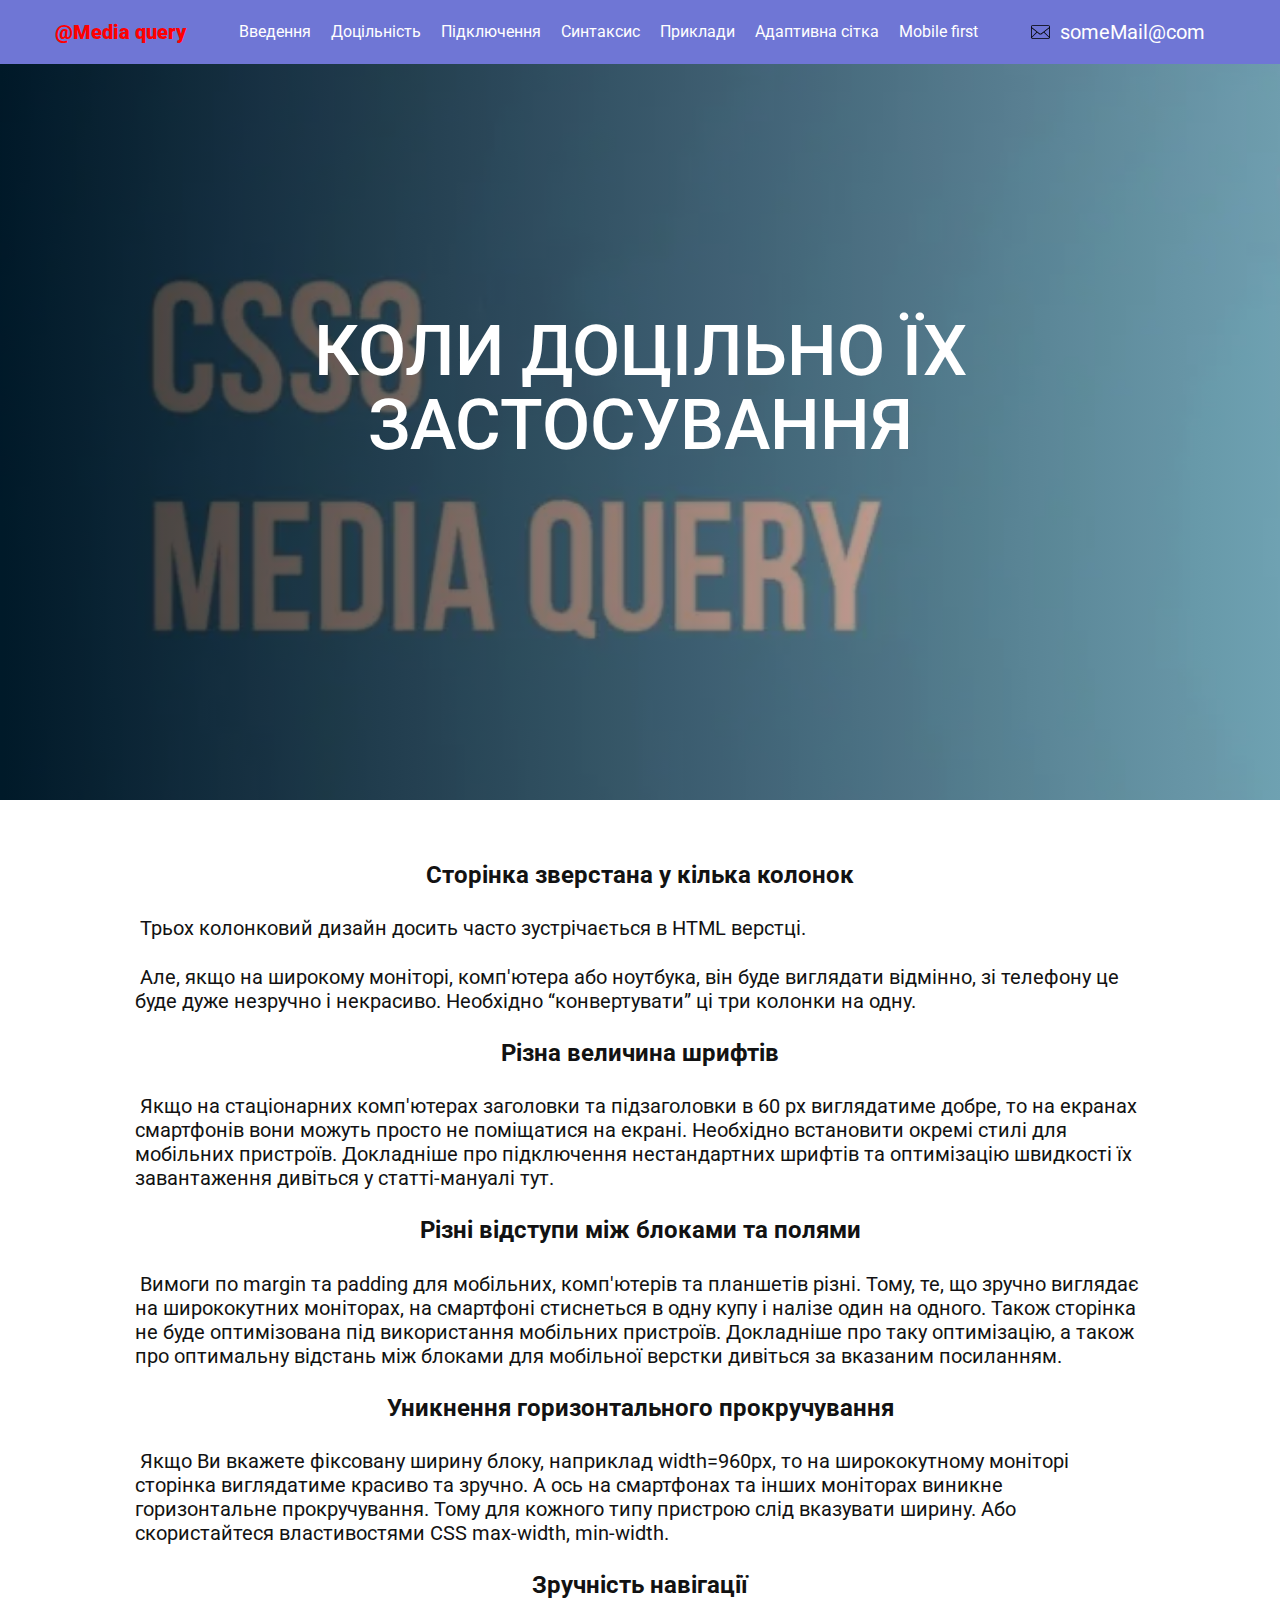
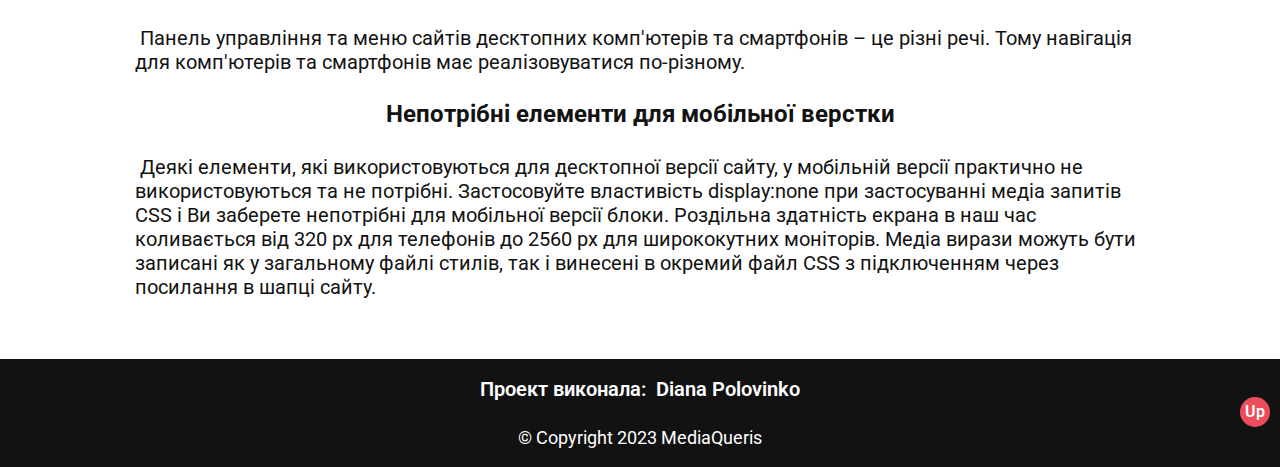
<file: expediency.html>
<!DOCTYPE html>
<html lang="uk">

<head>
	<title>Expediency</title>
	<meta charset="UTF-8">
	<meta name="format-detection" content="telephone=no">
	<!-- <style>body{opacity: 0;}</style> -->
	<link rel="stylesheet" href="css/style.min.css?_v=20230605163625">
	<link rel="shortcut icon" href="favicon.ico">
	<!-- <meta name="robots" content="noindex, nofollow"> -->
	<meta name="viewport" content="width=device-width, initial-scale=1.0">
</head>

<body>
	<div class="wrapper">
		<header id="up" class="header" data-scroll="5">
			<div class="header__container">
				<a href="index.html" class="header__logo">@<span>Media query</span></a>
				<div class="header__menu menu">
					<nav class="menu__body">
						<ul class="menu__list">
							<li class="menu__item"><a href="index.html" class="menu__link">Введення</a></li>
							<li class="menu__item"><a href="expediency.html" class="menu__link">Доцільність</a></li>
							<li class="menu__item"><a href="connection.html" class="menu__link">Підключення</a></li>
							<li class="menu__item"><a href="syntax.html" class="menu__link">Синтаксис</a></li>
							<li class="menu__item"><a href="example.html" class="menu__link">Приклади</a></li>
							<li class="menu__item"><a href="adaptive.html" class="menu__link">Адаптивна сітка</a></li>
							<li class="menu__item"><a href="mfirst.html" class="menu__link"><span lang="en">Mobile first</span></a></li>
						</ul>
					</nav>
				</div>
				<div class="header__contact">
					<a href="mailto:someMail@com" class="header__link"><img src="img/mail-black.svg" alt="mail">someMail@com</a>
					<button type="button" class="header__icon icon-menu"><span></span></button>
				</div>
			</div>
		</header>
		<main class="expediency">
			<section class="expediency__main main-expediency">
				<div class="main-expediency__container">
					<h1 class="main-expediency__title">
						Коли доцільно їх застосування
					</h1>
				</div>
			</section>
			<section class="expediency__comparials comparials-expediency">
				<div class="comparials-expediency__little-container">
					<h2>Сторінка зверстана у кілька колонок</h2>
					<p>
						Трьох колонковий дизайн досить часто зустрічається в
						<span lang="en">HTML</span> верстці.
					</p>
					<p>
						Але, якщо на широкому моніторі, комп'ютера або
						ноутбука, він буде виглядати відмінно, зі телефону
						це буде дуже незручно і некрасиво. Необхідно
						“конвертувати” ці три колонки на одну.
					</p>
					<h2>Різна величина шрифтів</h2>
					<p>
						Якщо на стаціонарних комп'ютерах заголовки та
						підзаголовки в 60 px виглядатиме добре, то на
						екранах смартфонів вони можуть просто не поміщатися
						на екрані. Необхідно встановити окремі стилі для
						мобільних пристроїв. Докладніше про підключення
						нестандартних шрифтів та оптимізацію швидкості їх
						завантаження дивіться у статті-мануалі
						<a href="https://freehost.com.ua/faq/articles/kak-podkljuchit-nestandartnie-shrifti-v-html-verstke-i-optimizirovat-skorost-ego-zagruzki/" target="_blank">тут</a>.
					</p>
					<h2>Різні відступи між блоками та полями</h2>
					<p>
						Вимоги по margin та padding для мобільних,
						комп'ютерів та планшетів різні. Тому, те, що зручно
						виглядає на ширококутних моніторах, на смартфоні
						стиснеться в одну купу і налізе один на одного.
						Також сторінка не буде оптимізована під використання
						мобільних пристроїв. Докладніше про таку
						оптимізацію, а також про
						<a href="https://freehost.com.ua/faq/articles/kak-optimizirovat-verstku-sajta-dlja-ispolzovanie-s-mobilnih-ustrojstv/#1" target="_blank">оптимальну відстань між блоками</a>
						для мобільної верстки дивіться за вказаним
						посиланням.
					</p>
					<h2>Уникнення горизонтального прокручування</h2>
					<p>
						Якщо Ви вкажете фіксовану ширину блоку, наприклад
						<span lang="en">width=960px</span>, то на
						ширококутному моніторі сторінка виглядатиме красиво
						та зручно. А ось на смартфонах та інших моніторах
						виникне горизонтальне прокручування. Тому для
						кожного типу пристрою слід вказувати ширину. Або
						скористайтеся властивостями
						<span lang="en">CSS max-width, min-width</span>.
					</p>
					<h2>Зручність навігації</h2>
					<p>
						Панель управління та меню сайтів десктопних
						комп'ютерів та смартфонів – це різні речі. Тому
						навігація для комп'ютерів та смартфонів має
						реалізовуватися по-різному.
					</p>
					<h2>Непотрібні елементи для мобільної верстки</h2>
					<p>
						Деякі елементи, які використовуються для десктопної
						версії сайту, у мобільній версії практично не
						використовуються та не потрібні. Застосовуйте
						властивість display:none при застосуванні медіа
						запитів <span lang="en">CSS</span> і Ви заберете непотрібні для мобільної
						версії блоки. Роздільна здатність екрана в наш час
						коливається від 320 px для телефонів до 2560 px для
						ширококутних моніторів. Медіа вирази можуть бути
						записані як у загальному файлі стилів, так і
						винесені в окремий файл <span lang="en">CSS</span> з підключенням через
						посилання в шапці сайту.
					</p>
				</div>
			</section>
		</main>
		<footer class="footer">
			<div class="footer__container">
				<div class="footer__link">
					<p>Проект виконала: </p><a href="tel:+380680001222">Diana Polovinko</a>
				</div>
				<div class="footer__all">&copy; Copyright 2023 MediaQueris</div>
				<a id="#up" href="#" class="footer__button">Up</a>
			</div>
		</footer>
	</div>
	<script src="js/app.min.js?_v=20230605163625"></script>
</body>

</html>
</file>
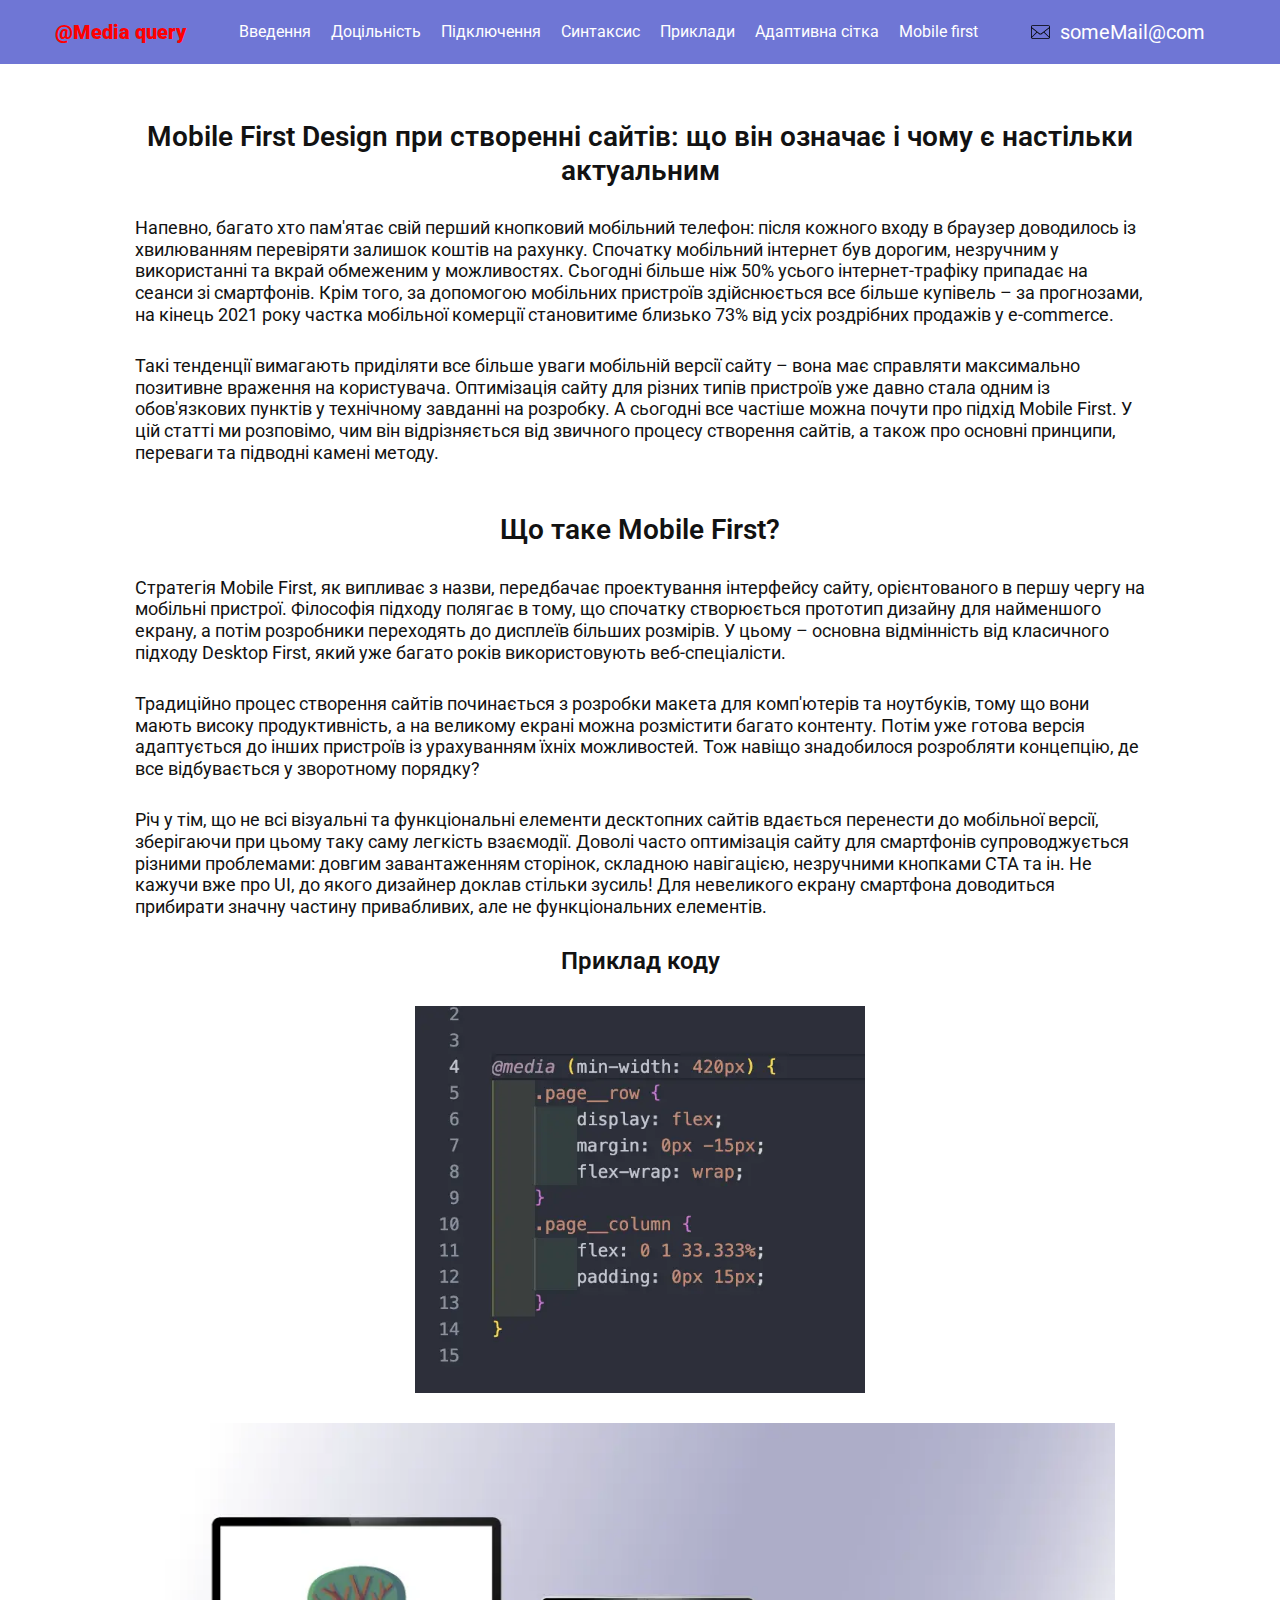
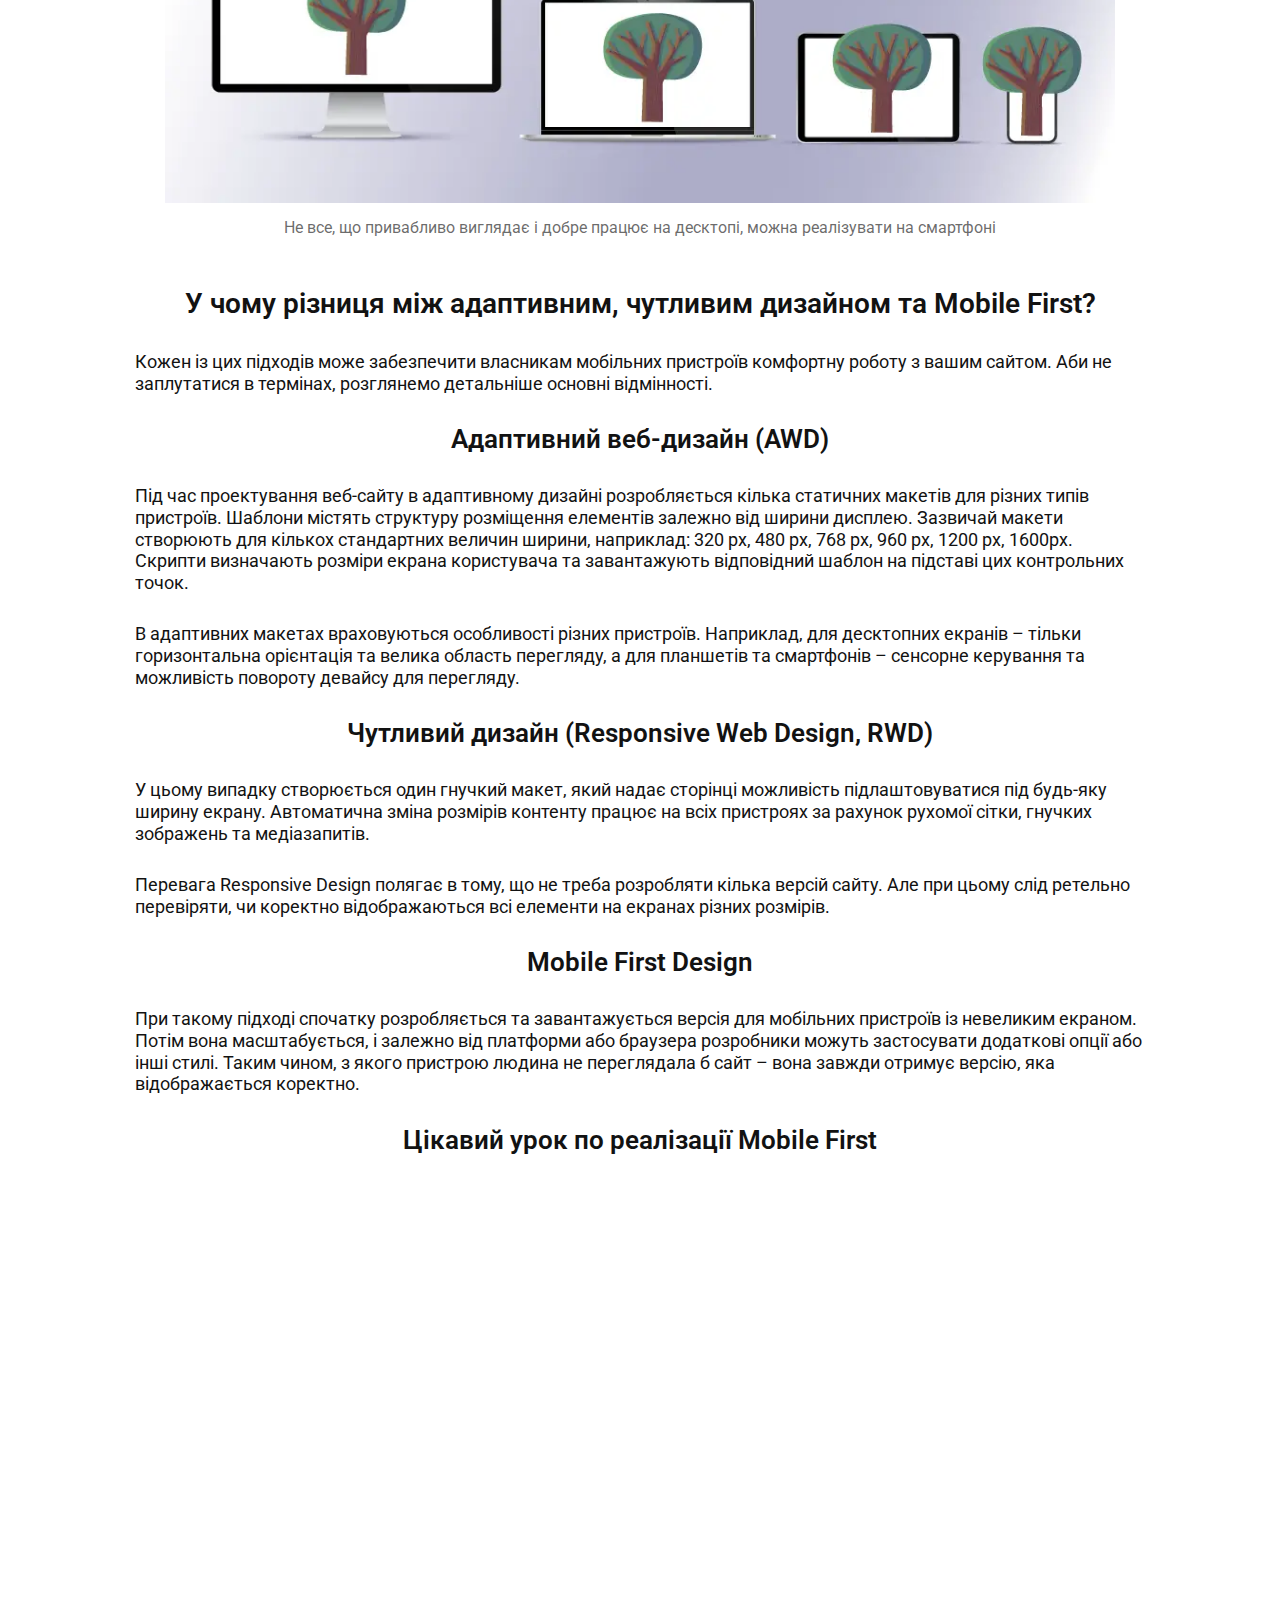
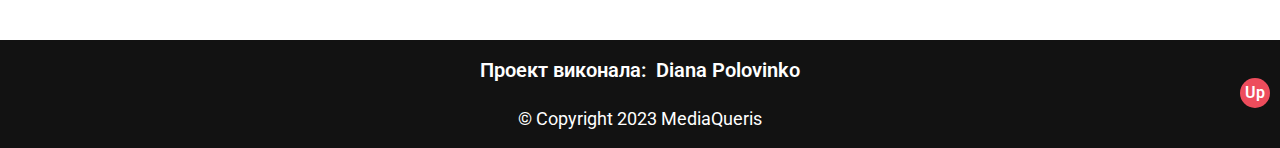
<file: mfirst.html>
<!DOCTYPE html>
<html lang="uk">

<head>
	<title>Mobile First</title>
	<meta charset="UTF-8">
	<meta name="format-detection" content="telephone=no">
	<!-- <style>body{opacity: 0;}</style> -->
	<link rel="stylesheet" href="css/style.min.css?_v=20230605163625">
	<link rel="shortcut icon" href="favicon.ico">
	<!-- <meta name="robots" content="noindex, nofollow"> -->
	<meta name="viewport" content="width=device-width, initial-scale=1.0">
</head>

<body>
	<div class="wrapper">
		<header id="up" class="header" data-scroll="5">
			<div class="header__container">
				<a href="index.html" class="header__logo">@<span>Media query</span></a>
				<div class="header__menu menu">
					<nav class="menu__body">
						<ul class="menu__list">
							<li class="menu__item"><a href="index.html" class="menu__link">Введення</a></li>
							<li class="menu__item"><a href="expediency.html" class="menu__link">Доцільність</a></li>
							<li class="menu__item"><a href="connection.html" class="menu__link">Підключення</a></li>
							<li class="menu__item"><a href="syntax.html" class="menu__link">Синтаксис</a></li>
							<li class="menu__item"><a href="example.html" class="menu__link">Приклади</a></li>
							<li class="menu__item"><a href="adaptive.html" class="menu__link">Адаптивна сітка</a></li>
							<li class="menu__item"><a href="mfirst.html" class="menu__link"><span lang="en">Mobile first</span></a></li>
						</ul>
					</nav>
				</div>
				<div class="header__contact">
					<a href="mailto:someMail@com" class="header__link"><img src="img/mail-black.svg" alt="mail">someMail@com</a>
					<button type="button" class="header__icon icon-menu"><span></span></button>
				</div>
			</div>
		</header>
		<main class="mfirst">
			<section class="mfirst__main main-mfirst">
				<div class="main-mfirst__little-container">
					<h1 class="main-mfirst__title">
						Mobile‌ ‌First‌ ‌Design‌ ‌при‌ ‌створенні‌ ‌сайтів:‌
						‌що‌ він означає і ‌чому‌ ‌є настільки актуальним
					</h1>
					<p class="main-mfirst__text">
						Напевно, багато хто пам'ятає свій перший кнопковий
						мобільний телефон: після кожного входу в браузер
						доводилось із хвилюванням перевіряти залишок коштів
						на рахунку. Спочатку мобільний інтернет був дорогим,
						незручним у використанні та вкрай обмеженим у
						можливостях. Сьогодні більше ніж 50% усього
						інтернет-трафіку припадає на сеанси зі смартфонів.
						Крім того, за допомогою мобільних пристроїв
						здійснюється все більше купівель – за прогнозами, на
						кінець 2021 року частка мобільної комерції
						становитиме близько 73% від усіх роздрібних продажів
						у e-commerce.
					</p>
					<p class="main-mfirst__text">
						Такі тенденції вимагають приділяти все більше уваги
						мобільній версії сайту – вона має справляти
						максимально позитивне враження на користувача.
						Оптимізація сайту для різних типів пристроїв уже
						давно стала одним із обов'язкових пунктів у
						технічному завданні на розробку. А сьогодні все
						частіше можна почути про підхід Mobile First. У цій
						статті ми розповімо, чим він відрізняється від
						звичного процесу створення сайтів, а також про
						основні принципи, переваги та підводні камені
						методу.
					</p>
				</div>
			</section>
			<section class="mfirst__what-is what-is">
				<div class="what-is__little-container">
					<h2 class="what-is__title">Що таке Mobile First?</h2>
					<p class="what-is__text">
						Стратегія Mobile First, як випливає з назви,
						передбачає проектування інтерфейсу сайту,
						орієнтованого в першу чергу на мобільні пристрої.
						Філософія підходу полягає в тому, що спочатку
						створюється прототип дизайну для найменшого екрану,
						а потім розробники переходять до дисплеїв більших
						розмірів. У цьому – основна відмінність від
						класичного підходу Desktop First, який уже багато
						років використовують веб-спеціалісти.
					</p>
					<p class="what-is__text">
						Традиційно процес створення сайтів починається з
						розробки макета для комп'ютерів та ноутбуків, тому
						що вони мають високу продуктивність, а на великому
						екрані можна розмістити багато контенту. Потім уже
						готова версія адаптується до інших пристроїв із
						урахуванням їхніх можливостей. Тож навіщо
						знадобилося розробляти концепцію, де все
						відбувається у зворотному порядку?
					</p>
					<p class="what-is__text">
						Річ у тім, що не всі візуальні та функціональні
						елементи десктопних сайтів вдається перенести до
						мобільної версії, зберігаючи при цьому таку саму
						легкість взаємодії. Доволі часто оптимізація сайту
						для смартфонів супроводжується різними проблемами:
						довгим завантаженням сторінок, складною навігацією,
						незручними кнопками CTA та ін. Не кажучи вже про UI,
						до якого дизайнер доклав стільки зусиль! Для
						невеликого екрану смартфона доводиться прибирати
						значну частину привабливих, але не функціональних
						елементів.
					</p>
					<p class="what-is__text-exmpl">Приклад коду</p>
					<div class="what-is__example">
						<picture><source srcset="img/mfirst-01.webp" type="image/webp"><img src="img/mfirst-01.png" alt="mfirst" ></picture>
					</div>
					<blockquote class="what-is__blockquote">
						<div class="what-is__image-card">
							<picture><source srcset="img/mfirst-02.webp" type="image/webp"><img src="img/mfirst-02.png" alt="mfirst" ></picture>
						</div>
						<h3 class="what-is__image-title">
							Не все, що привабливо виглядає і добре працює на
							десктопі, можна реалізувати на смартфоні
						</h3>
					</blockquote>
				</div>
			</section>
			<section class="mfirst__difference difference-mfirst">
				<div class="difference-mfirst__little-container">
					<h2 class="difference-mfirst__title">У чому різниця між адаптивним, чутливим дизайном та Mobile First?</h2>
					<p class="difference-mfirst__text">Кожен із цих підходів може забезпечити власникам мобільних пристроїв комфортну роботу з вашим сайтом. Аби не заплутатися в термінах, розглянемо детальніше основні відмінності.</p>
					<h3 class="difference-mfirst__sub-title">Адаптивний веб-дизайн (AWD)</h3>
					<p class="difference-mfirst__text">Під час проектування веб-сайту в адаптивному дизайні розробляється кілька статичних макетів для різних типів пристроїв. Шаблони містять структуру розміщення елементів залежно від ширини дисплею. Зазвичай макети створюють для кількох стандартних величин ширини, наприклад: 320 px, 480 px, 768 px, 960 px, 1200 px, 1600px. Скрипти визначають розміри екрана користувача та завантажують відповідний шаблон на підставі цих контрольних точок.</p>
					<p class="difference-mfirst__text">В адаптивних макетах враховуються особливості різних пристроїв. Наприклад, для десктопних екранів – тільки горизонтальна орієнтація та велика область перегляду, а для планшетів та смартфонів – сенсорне керування та можливість повороту девайсу для перегляду.</p>
					<h3 class="difference-mfirst__sub-title">Чутливий дизайн (Responsive Web Design, RWD)</h3>
					<p class="difference-mfirst__text">У цьому випадку створюється один гнучкий макет, який надає сторінці можливість підлаштовуватися під будь-яку ширину екрану. Автоматична зміна розмірів контенту працює на всіх пристроях за рахунок рухомої сітки, гнучких зображень та медіазапитів.</p>
					<p class="difference-mfirst__text">Перевага Responsive Design полягає в тому, що не треба розробляти кілька версій сайту. Але при цьому слід ретельно перевіряти, чи коректно відображаються всі елементи на екранах різних розмірів.</p>
					<h3 class="difference-mfirst__sub-title">Mobile First Design</h3>
					<p class="difference-mfirst__text">При такому підході спочатку розробляється та завантажується версія для мобільних пристроїв із невеликим екраном. Потім вона масштабується, і залежно від платформи або браузера розробники можуть застосувати додаткові опції або інші стилі. Таким чином, з якого пристрою людина не переглядала б сайт – вона завжди отримує версію, яка відображається коректно.</p>
					<h3 class="difference-mfirst__sub-title">Цікавий урок по реалізації Mobile First</h3>
					<div class="difference-mfirst__video"><iframe width="1920" height="400" src="https://www.youtube.com/embed/qWWoIPLSeec" title="Mobile first метод. Верстка сайта html/css. Адаптивная верстка. ч.1" allow="accelerometer; autoplay; clipboard-write; encrypted-media; gyroscope; picture-in-picture; web-share" allowfullscreen></iframe></div>
				</div>
			</section>
		</main>
		<footer class="footer">
			<div class="footer__container">
				<div class="footer__link">
					<p>Проект виконала: </p><a href="tel:+380680001222">Diana Polovinko</a>
				</div>
				<div class="footer__all">&copy; Copyright 2023 MediaQueris</div>
				<a id="#up" href="#" class="footer__button">Up</a>
			</div>
		</footer>
	</div>
	<script src="js/app.min.js?_v=20230605163625"></script>
</body>

</html>
</file>
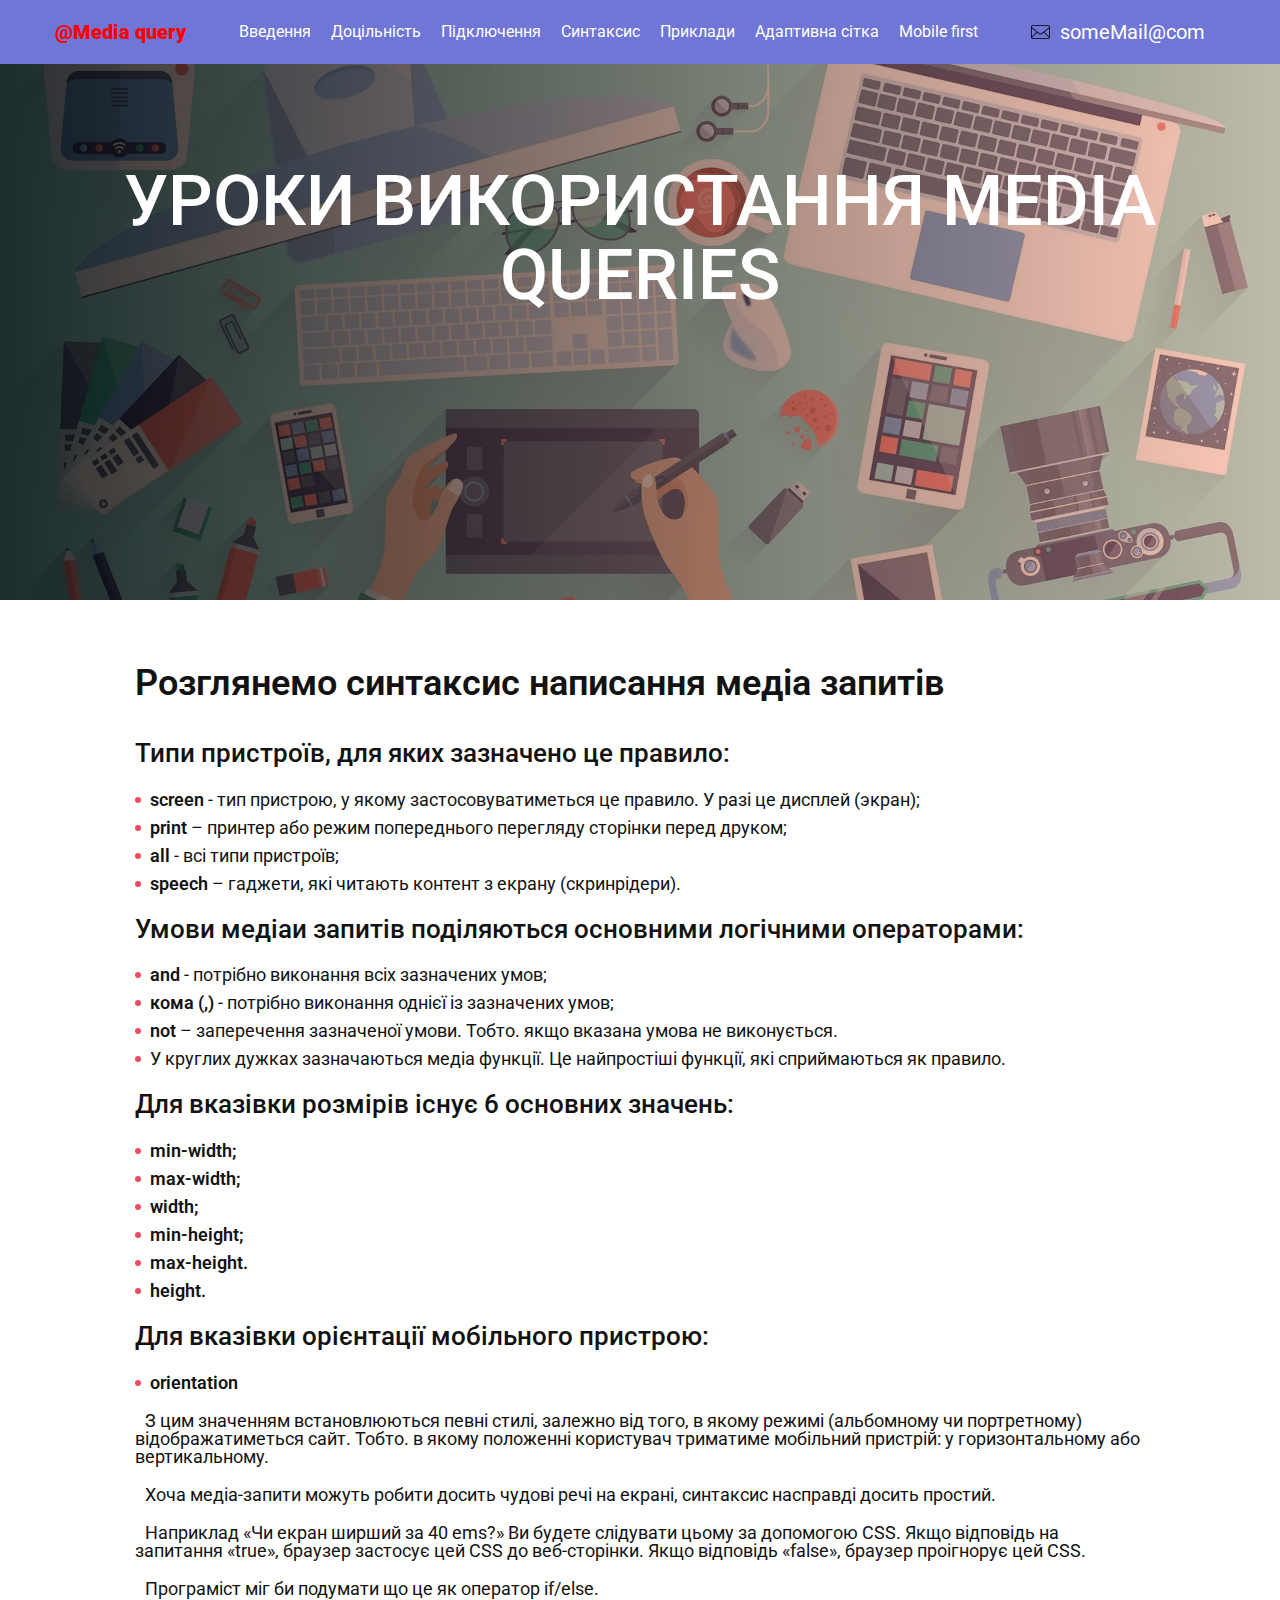
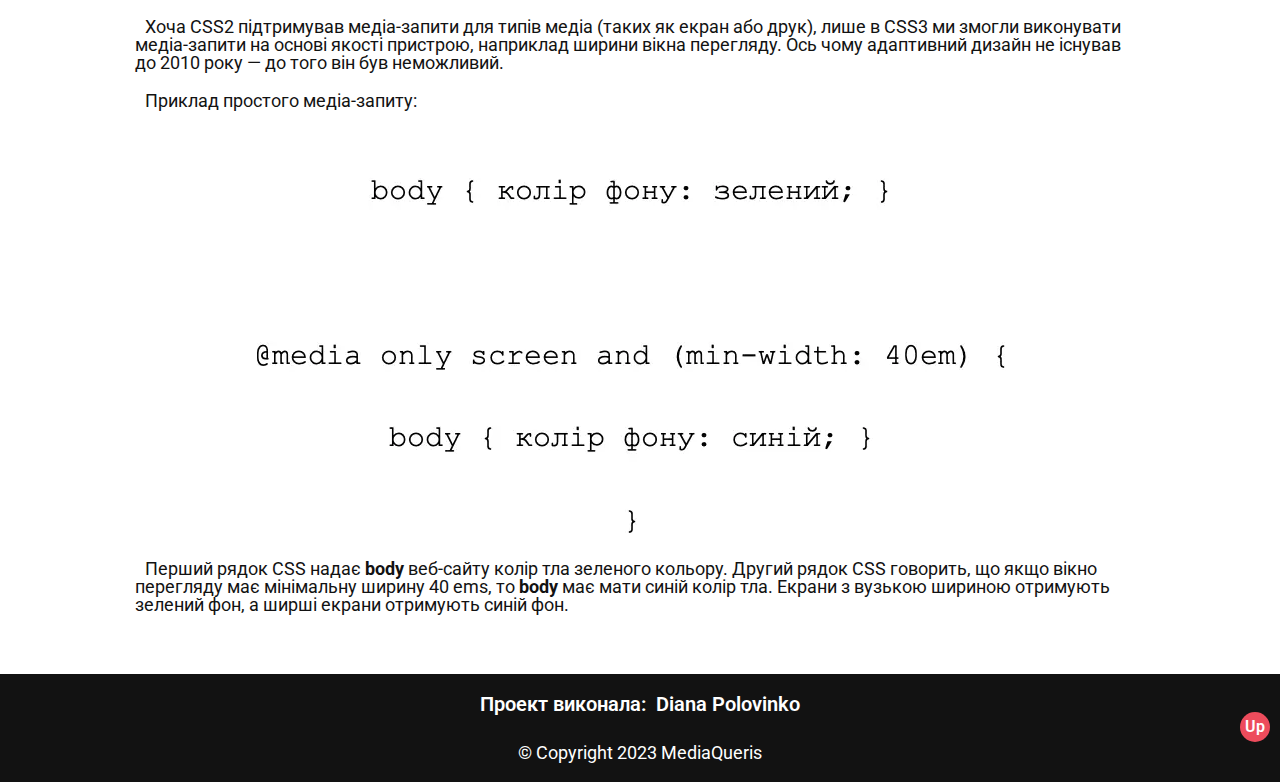
<file: syntax.html>
<!DOCTYPE html>
<html lang="uk">

<head>
	<title>Syntax</title>
	<meta charset="UTF-8">
	<meta name="format-detection" content="telephone=no">
	<!-- <style>body{opacity: 0;}</style> -->
	<link rel="stylesheet" href="css/style.min.css?_v=20230605163625">
	<link rel="shortcut icon" href="favicon.ico">
	<!-- <meta name="robots" content="noindex, nofollow"> -->
	<meta name="viewport" content="width=device-width, initial-scale=1.0">
</head>

<body>
	<div class="wrapper">
		<header id="up" class="header" data-scroll="5">
			<div class="header__container">
				<a href="index.html" class="header__logo">@<span>Media query</span></a>
				<div class="header__menu menu">
					<nav class="menu__body">
						<ul class="menu__list">
							<li class="menu__item"><a href="index.html" class="menu__link">Введення</a></li>
							<li class="menu__item"><a href="expediency.html" class="menu__link">Доцільність</a></li>
							<li class="menu__item"><a href="connection.html" class="menu__link">Підключення</a></li>
							<li class="menu__item"><a href="syntax.html" class="menu__link">Синтаксис</a></li>
							<li class="menu__item"><a href="example.html" class="menu__link">Приклади</a></li>
							<li class="menu__item"><a href="adaptive.html" class="menu__link">Адаптивна сітка</a></li>
							<li class="menu__item"><a href="mfirst.html" class="menu__link"><span lang="en">Mobile first</span></a></li>
						</ul>
					</nav>
				</div>
				<div class="header__contact">
					<a href="mailto:someMail@com" class="header__link"><img src="img/mail-black.svg" alt="mail">someMail@com</a>
					<button type="button" class="header__icon icon-menu"><span></span></button>
				</div>
			</div>
		</header>
		<main class="syntax">
			<section class="syntax__main-bg">
				<h1 class="syntax__title __container">
					Уроки використання <span lang="en">Media Queries</span>
				</h1>
			</section>
			<section class="syntax__main main-syntax">
				<div class="main-syntax__little-container">
					<h2 class="main-syntax__title">
						Розглянемо синтаксис написання медіа запитів
					</h2>
					<h3 class="main-syntax__sub-title">
						Типи пристроїв, для яких зазначено це правило:
					</h3>
					<ul class="main-syntax__list">
						<li>
							<span lang="en">screen</span> - тип пристрою, у
							якому застосовуватиметься це правило. У разі це
							дисплей (экран);
						</li>
						<li>
							<span lang="en">print</span> – принтер або режим
							попереднього перегляду сторінки перед друком;
						</li>
						<li>
							<span lang="en">all</span> - всі типи пристроїв;
						</li>
						<li>
							<span lang="en">speech</span> – гаджети, які
							читають контент з екрану (скринрідери).
						</li>
					</ul>
					<h3 class="main-syntax__sub-title">
						Умови медіаи запитів поділяються основними логічними
						операторами:
					</h3>
					<ul class="main-syntax__list">
						<li>
							<span lang="en">and</span> - потрібно виконання
							всіх зазначених умов;
						</li>
						<li>
							<span>кома (,)</span> - потрібно виконання
							однієї із зазначених умов;
						</li>
						<li>
							<span lang="en">not</span> – заперечення
							зазначеної умови. Тобто. якщо вказана умова не
							виконується.
						</li>
						<li>
							У круглих дужках зазначаються медіа функції. Це
							найпростіші функції, які сприймаються як
							правило.
						</li>
					</ul>
					<h3 class="main-syntax__sub-title">
						Для вказівки розмірів існує 6 основних значень:
					</h3>
					<ul class="main-syntax__list">
						<li><span lang="en">min-width;</span></li>
						<li><span lang="en">max-width;</span></li>
						<li><span lang="en">width;</span></li>
						<li><span lang="en">min-height;</span></li>
						<li><span lang="en">max-height.</span></li>
						<li><span lang="en">height.</span></li>
					</ul>
					<h3 class="main-syntax__sub-title">
						Для вказівки орієнтації мобільного пристрою:
					</h3>
					<ul class="main-syntax__list">
						<li><span lang="en">orientation</span></li>
					</ul>
					<p class="main-syntax__text">
						З цим значенням встановлюються певні стилі, залежно
						від того, в якому режимі (альбомному чи портретному)
						відображатиметься сайт. Тобто. в якому положенні
						користувач триматиме мобільний пристрій: у
						горизонтальному або вертикальному.
					</p>
					<div class="main-syntax__documentation">
						<p>
							Хоча медіа-запити можуть робити досить чудові
							речі на екрані, синтаксис насправді досить
							простий.
						</p>
						<p>
							Наприклад «Чи екран ширший за 40 ems?» Ви будете
							слідувати цьому за допомогою CSS. Якщо відповідь
							на запитання «true», браузер застосує цей CSS до
							веб-сторінки. Якщо відповідь «false», браузер
							проігнорує цей CSS.
						</p>
						<p>
							Програміст міг би подумати що це як оператор
							if/else.
						</p>
						<p>
							Хоча CSS2 підтримував медіа-запити для типів
							медіа (таких як екран або друк), лише в CSS3 ми
							змогли виконувати медіа-запити на основі якості
							пристрою, наприклад ширини вікна перегляду. Ось
							чому адаптивний дизайн не існував до 2010 року —
							до того він був неможливий.
						</p>
						<p>Приклад простого медіа-запиту:</p>
						<div>
							<picture><source srcset="img/example.webp" type="image/webp"><img src="img/example.png" alt="example" ></picture>
						</div>
						<p>
							Перший рядок CSS надає <b>body</b> веб-сайту
							колір тла зеленого кольору. Другий рядок CSS
							говорить, що якщо вікно перегляду має мінімальну
							ширину 40 ems, то <b>body</b> має мати синій
							колір тла. Екрани з вузькою шириною отримують
							зелений фон, а ширші екрани отримують синій фон.
						</p>
					</div>
				</div>
			</section>
		</main>
		<footer class="footer">
			<div class="footer__container">
				<div class="footer__link">
					<p>Проект виконала: </p><a href="tel:+380680001222">Diana Polovinko</a>
				</div>
				<div class="footer__all">&copy; Copyright 2023 MediaQueris</div>
				<a id="#up" href="#" class="footer__button">Up</a>
			</div>
		</footer>
	</div>
	<script src="js/app.min.js?_v=20230605163625"></script>
</body>

</html>
</file>
<file: css/style.min.css>
@charset "UTF-8";@import url(https://fonts.googleapis.com/css?family=Roboto:100,300,,regular,500,700,900&display=swap);*{padding:0;margin:0;border:0}*,:after,:before{-webkit-box-sizing:border-box;box-sizing:border-box}body,html{height:100%;min-width:320px}body{color:#121212;line-height:1;font-family:Roboto;font-size:1rem;-ms-text-size-adjust:100%;-moz-text-size-adjust:100%;-webkit-text-size-adjust:100%;-webkit-font-smoothing:antialiased;-moz-osx-font-smoothing:grayscale}button,input,textarea{font-family:Roboto;font-size:inherit}button{cursor:pointer;color:inherit;background-color:transparent}a{color:inherit;text-decoration:none}ul li{list-style:none}img{vertical-align:top}h1,h2,h3,h4,h5,h6{font-weight:inherit;font-size:inherit}.lock body{overflow:hidden;-ms-touch-action:none;touch-action:none;-ms-scroll-chaining:none;overscroll-behavior:none}.wrapper{min-height:100%;display:-webkit-box;display:-ms-flexbox;display:flex;-webkit-box-orient:vertical;-webkit-box-direction:normal;-ms-flex-direction:column;flex-direction:column;overflow:hidden}@supports (overflow:clip){.wrapper{overflow:clip}}.wrapper>main{-webkit-box-flex:1;-ms-flex:1 1 auto;flex:1 1 auto}.wrapper>*{min-width:0}[class*=__container]{max-width:75rem;margin:0 auto;padding:0 .9375rem}[class*=-ibg]{position:relative}[class*=-ibg] img{position:absolute;width:100%;height:100%;top:0;left:0;-o-object-fit:cover;object-fit:cover}[class*=-ibg_contain] img{-o-object-fit:contain;object-fit:contain}.header{padding-top:1.25rem;padding-bottom:1.25rem;position:fixed;width:100%;left:0;top:0;line-height:1.2;background-color:#6f76d5;z-index:50}.header__container{display:-webkit-box;display:-ms-flexbox;display:flex;-webkit-box-align:center;-ms-flex-align:center;align-items:center;-webkit-box-pack:justify;-ms-flex-pack:justify;justify-content:space-between;gap:1.875rem}.header__logo{white-space:nowrap;font-size:1.25rem;color:red;font-weight:900;position:relative;z-index:6}.header__contact{font-size:1.25rem;display:grid;grid-template-columns:repeat(2,auto);-webkit-box-align:center;-ms-flex-align:center;align-items:center;gap:1.25rem;z-index:6}.header__link{display:-webkit-box;display:-ms-flexbox;display:flex;-webkit-box-align:center;-ms-flex-align:center;align-items:center;gap:.625rem;color:#fff;position:relative}.header__link img{-webkit-box-flex:0;-ms-flex:0 0 1.1875rem;flex:0 0 1.1875rem;width:1.1875rem;height:.875rem;max-width:100%}.header__link::before{content:"";position:absolute;width:0;background-color:#ed4c5c;left:16%;bottom:0;height:.0625rem;-webkit-transition:width .3s ease 0s;-o-transition:width .3s ease 0s;transition:width .3s ease 0s}.menu__list{display:-webkit-box;display:-ms-flexbox;display:flex;-webkit-box-align:center;-ms-flex-align:center;align-items:center;-ms-flex-wrap:wrap;flex-wrap:wrap;gap:1.25rem;-webkit-box-pack:center;-ms-flex-pack:center;justify-content:center;-webkit-transition:color .3s ease 0s;-o-transition:color .3s ease 0s;transition:color .3s ease 0s}.menu__link{position:relative;color:#fff}.menu__link::before{content:"";position:absolute;width:0;background-color:#ed4c5c;left:0;bottom:0;height:.0625rem;-webkit-transition:width .3s ease 0s;-o-transition:width .3s ease 0s;transition:width .3s ease 0s}.icon-menu{display:none}.footer{padding-top:1.25rem;padding-bottom:1.25rem;background-color:#121212;color:#fff;position:relative}.footer__link{display:-webkit-box;display:-ms-flexbox;display:flex;-webkit-box-align:center;-ms-flex-align:center;align-items:center;-ms-flex-wrap:wrap;flex-wrap:wrap;gap:.625rem;margin-bottom:1.875rem;-webkit-box-pack:center;-ms-flex-pack:center;justify-content:center;font-size:1.25rem}.footer__link p{font-weight:600}.footer__link a{display:inline-block;position:relative;-webkit-transition:color .3s ease 0s;-o-transition:color .3s ease 0s;transition:color .3s ease 0s;font-weight:600}.footer__link a::before{content:"";position:absolute;width:0;left:0;bottom:0;height:1px;background-color:#ed4c5c;-webkit-transition:width .3s ease 0s;-o-transition:width .3s ease 0s;transition:width .3s ease 0s}.footer__all{text-align:center;font-size:1.125rem}.footer__button{display:-webkit-box;display:-ms-flexbox;display:flex;-webkit-box-align:center;-ms-flex-align:center;align-items:center;-webkit-box-pack:center;-ms-flex-pack:center;justify-content:center;position:absolute;right:.625rem;bottom:2.5rem;width:1.875rem;height:1.875rem;border-radius:50%;background-color:#ed4c5c;font-weight:600;-webkit-animation:up 2.5s linear infinite;animation:up 2.5s linear infinite}@-webkit-keyframes up{0%{-webkit-transform:translateY(0);transform:translateY(0)}40%{-webkit-transform:translateY(10%);transform:translateY(10%)}60%{-webkit-transform:translateY(20%);transform:translateY(20%)}}@keyframes up{0%{-webkit-transform:translateY(0);transform:translateY(0)}40%{-webkit-transform:translateY(10%);transform:translateY(10%)}60%{-webkit-transform:translateY(20%);transform:translateY(20%)}}[class*=__little-container]{max-width:65rem;padding-left:.9375rem;padding-right:.9375rem;margin:0 auto}.page__welcome{padding-top:3.75rem;padding-bottom:1.25rem;background-color:#121212;color:#fff;margin-bottom:3.75rem}.page__about{margin-bottom:3.75rem}.no-webp .main-page{background:url(../img/web-bg.jpg) 0 0/cover no-repeat}.main-page{padding-top:4rem;height:37.5rem;position:relative;z-index:-1}.main-page::before{content:"";position:absolute;top:0;left:0;width:100%;height:100%;background:-webkit-gradient(linear,left top,right top,from(rgba(0,0,0,.8)),to(rgba(255,133,93,.43)));background:-o-linear-gradient(left,rgba(0,0,0,.8) 0,rgba(255,133,93,.43) 100%);background:linear-gradient(90deg,rgba(0,0,0,.8) 0,rgba(255,133,93,.43) 100%)}.main-page__container{padding-top:5.625rem;position:relative;z-index:1}.main-page__title{font-size:4.375rem;text-align:center;text-transform:uppercase;line-height:1.06;margin-bottom:1.875rem;font-weight:500;color:#fff}.main-page__text{font-size:1.5rem;font-weight:300;line-height:1.5;color:#fff;text-align:center}.welcome-page__lettle-container{position:relative;z-index:2}.welcome-page__title{font-weight:600;font-size:2.25rem;line-height:1.19;margin-bottom:2.75rem;text-align:center}.welcome-page__text{margin-bottom:2.5rem;font-size:1.125rem;font-weight:400;line-height:1.2;text-indent:.625rem}.welcome-page__image{margin:0 auto;width:21.875rem;height:21.875rem}.welcome-page__image img{max-width:100%}.about-page__little-container p{font-size:1.125rem;line-height:1.3;text-indent:.625rem}.about-page__little-container p:not(:last-child){margin-bottom:1.25rem}.about-page__title{font-weight:600;font-size:2.25rem;line-height:1.19;margin-bottom:2.75rem;text-align:center}.expediency__comparials{padding-top:3.75rem;padding-bottom:3.75rem}.no-webp .main-expediency{background:url(../img/css3.jpeg) 0 0/cover no-repeat}.main-expediency{padding-top:4rem;height:50rem;position:relative;z-index:1}.main-expediency::before{content:"";position:absolute;top:0;left:0;width:100%;height:100%;background:-webkit-gradient(linear,left top,right top,from(rgba(0,0,0,.8)),to(rgba(255,133,93,.43)));background:-o-linear-gradient(left,rgba(0,0,0,.8) 0,rgba(255,133,93,.43) 100%);background:linear-gradient(90deg,rgba(0,0,0,.8) 0,rgba(255,133,93,.43) 100%)}.main-expediency__container{position:relative;z-index:2}.main-expediency__title{text-align:center;font-size:4.375rem;text-align:center;text-transform:uppercase;line-height:1.06;font-weight:500;padding-top:15.625rem;color:#fff}.comparials-expediency__little-container h2{line-height:1.3;font-weight:700;font-size:1.5rem;text-align:center}.comparials-expediency__little-container h2:not(:last-child){margin-bottom:1.5625rem}.comparials-expediency__little-container p{text-indent:.3125rem;font-size:1.25rem;line-height:1.2}.comparials-expediency__little-container p:not(:last-child){margin-bottom:1.5625rem}.connection__conect{padding-top:3.75rem;padding-bottom:3.75rem;-webkit-transition:padding-top .3s ease 0s,padding-bottom .3s ease 0s;-o-transition:padding-top .3s ease 0s,padding-bottom .3s ease 0s;transition:padding-top .3s ease 0s,padding-bottom .3s ease 0s}.conect__title{text-align:center;font-size:2.5rem;line-height:1.2;font-weight:600;text-transform:uppercase;margin-bottom:1.875rem}.conect__text{font-size:1.125rem;font-weight:400;margin-bottom:1.25rem}.conect__sub-title{font-size:1.125rem;line-height:1.2;font-weight:600;margin-bottom:.625rem}.conect__image{max-width:52.5rem;margin:0 auto;margin-bottom:.625rem}.conect__image img{max-width:100%}.conect__second{margin-bottom:1.25rem}.conect__second p{font-size:1.125rem;line-height:1.2}.conect__second p:not(:last-child){margin-bottom:1.25rem}.conect__second p span{color:red;font-weight:500}.conect__second-image{max-width:37.8125rem;margin:0 auto;margin-bottom:1.875rem}.conect__second-image img{max-width:100%}.conect__third{font-size:1.125rem;line-height:1.2;margin-bottom:1.25rem}.conect__third-image{max-width:29.6875rem;margin:0 auto}.conect__third-image img{max-width:100%}.syntax__title{font-size:4.375rem;text-align:center;text-transform:uppercase;line-height:1.06;margin-bottom:1.875rem;font-weight:500;color:#fff;position:relative;z-index:1;padding-top:6.25rem}.no-webp .syntax__main-bg{background:url(../img/web-bg.jpg) 0 0/cover no-repeat}.syntax__main-bg{padding-top:4rem;height:37.5rem;position:relative;z-index:-1}.syntax__main-bg::before{content:"";position:absolute;top:0;left:0;width:100%;height:100%;background:-webkit-gradient(linear,left top,right top,from(rgba(0,0,0,.8)),to(rgba(255,133,93,.43)));background:-o-linear-gradient(left,rgba(0,0,0,.8) 0,rgba(255,133,93,.43) 100%);background:linear-gradient(90deg,rgba(0,0,0,.8) 0,rgba(255,133,93,.43) 100%)}.syntax__main{padding-top:3.75rem;padding-bottom:3.75rem}.main-syntax__title{font-weight:600;font-size:2.25rem;line-height:1.3;margin-bottom:1.875rem}.main-syntax__sub-title{font-weight:500;font-size:1.625rem;line-height:1.3;margin-bottom:1.25rem}.main-syntax__list{margin-bottom:1.25rem}.main-syntax__list li{padding-left:.9375rem;position:relative;font-size:1.125rem}.main-syntax__list li:not(:last-child){margin-bottom:.625rem}.main-syntax__list li::before{content:"";position:absolute;top:.375rem;left:0;width:.375rem;height:.375rem;border-radius:50%;background-color:#ed4c5c}.main-syntax__list li span{font-weight:600}.main-syntax__text{text-indent:.625rem;font-size:1.125rem;margin-bottom:1.25rem}.main-syntax__documentation p{text-indent:.625rem;font-size:1.125rem}.main-syntax__documentation p:not(:last-child){margin-bottom:1.25rem}.main-syntax__documentation div{max-width:56.875rem;margin:0 auto;margin-bottom:1.25rem}.main-syntax__documentation div img{max-width:100%}.no-webp .exapmple__main-bg{background:url(../img/web-bg.jpg) 0 0/cover no-repeat}.exapmple__main-bg{padding-top:4rem;height:37.5rem;position:relative;z-index:-1}.exapmple__main-bg::before{content:"";position:absolute;top:0;left:0;width:100%;height:100%;background:-webkit-gradient(linear,left top,right top,from(rgba(0,0,0,.8)),to(rgba(255,133,93,.43)));background:-o-linear-gradient(left,rgba(0,0,0,.8) 0,rgba(255,133,93,.43) 100%);background:linear-gradient(90deg,rgba(0,0,0,.8) 0,rgba(255,133,93,.43) 100%)}.exapmple__title{font-size:4.375rem;text-align:center;text-transform:uppercase;line-height:1.06;margin-bottom:1.875rem;font-weight:500;position:relative;z-index:1;padding-top:7.5rem;color:#fff}.example__main{padding-top:3.75rem;padding-bottom:3.75rem}.example__more{padding-top:3.75rem;padding-bottom:3.75rem}.example__video{position:relative;padding-bottom:40%;margin-bottom:3.75rem;z-index:1}.example__video iframe{position:absolute;width:100%;height:100%;top:0;left:0;-o-object-fit:cover;object-fit:cover}.main-example__title{text-align:center;font-weight:600;font-size:2.25rem;margin-bottom:2.75rem;line-height:1.2}.main-example__item:not(:last-child){margin-bottom:2.5rem}.main-example__text{font-size:1.125rem;line-height:1.2;margin-bottom:.625rem}.main-example__exml{border-radius:.625rem;padding:1.25rem .9375rem;background-color:#333;color:#a9ffe2}.more-example__title{text-align:center;font-weight:600;font-size:2.25rem;margin-bottom:2.75rem;line-height:1.2}.more-example__item:not(:last-child){margin-bottom:2.75rem}.more-example__text{font-size:1.25rem;font-weight:500;line-height:1.2;margin-bottom:1.25rem}.more-example__image-expl-first{max-width:59.375rem;margin:0 auto}.more-example__image-expl-first img{max-width:100%}.more-example__image-expl-first:not(:last-child){margin-bottom:1.25rem}.more-example__image-expl-second{max-width:59.375rem;margin:0 auto}.more-example__image-expl-second img{max-width:100%}.more-example__image-expl-second:not(:last-child){margin-bottom:1.25rem}.adaptive__main{padding-top:7.5rem;padding-bottom:3.75rem}.adaptive__title{font-size:1.75rem;line-height:1.2;text-align:center;font-weight:600;margin-bottom:1.5rem;-webkit-transition:font-size .3s ease 0s;-o-transition:font-size .3s ease 0s;transition:font-size .3s ease 0s}.adaptive__sub-title{font-size:1.5rem;line-height:1.2;text-align:center;font-weight:600;margin-bottom:1.25rem;-webkit-transition:font-size .3s ease 0s;-o-transition:font-size .3s ease 0s;transition:font-size .3s ease 0s}.adaptive__image-setting{max-width:40.625rem;margin:0 auto;margin-bottom:1.25rem}.adaptive__image-setting img{max-width:100%}.adaptive__text{font-size:1.125rem;line-height:1.2;margin-bottom:1.25rem}.adaptive__item:not(:last-child){margin-bottom:2.75rem}.adaptive__label{font-size:1.5rem;line-height:1.2;text-align:center;margin-bottom:1.25rem;-webkit-transition:font-size .3s ease 0s;-o-transition:font-size .3s ease 0s;transition:font-size .3s ease 0s}.adaptive__image{max-width:18.75rem;margin:0 auto}.adaptive__image img{max-width:100%}.adaptive__image:not(:last-child){margin-bottom:1.25rem}.adaptive__image--big{max-width:34.375rem;margin:0 auto}.adaptive__image--big img{max-width:100%}.adaptive__image--big:not(:last-child){margin-bottom:1.25rem}.adaptive__link{font-size:1.25rem;line-height:1.2;text-align:center;margin-bottom:1.25rem;-webkit-transition:color .3s ease 0s;-o-transition:color .3s ease 0s;transition:color .3s ease 0s;position:relative;display:inline-block}.adaptive__link::before{content:"";position:absolute;width:0;bottom:0;height:.0625rem;background-color:#ed4c5c;-webkit-transition:width .3s ease 0s;-o-transition:width .3s ease 0s;transition:width .3s ease 0s}.adaptive__net-title{text-align:center;font-size:1.25rem;line-height:1.2;margin-bottom:1.25rem}.mfirst{padding-top:7.5rem}.mfirst__main{margin-bottom:3.125rem}.mfirst__what-is{margin-bottom:3.125rem}.mfirst__difference{margin-bottom:3.125rem}.main-mfirst__title{font-size:1.75rem;line-height:1.2;text-align:center;font-weight:600;margin-bottom:1.875rem}.main-mfirst__text{font-size:1.125rem;line-height:1.2}.main-mfirst__text:not(:last-child){margin-bottom:1.875rem}.what-is__title{font-size:1.75rem;line-height:1.2;text-align:center;font-weight:600;margin-bottom:1.875rem}.what-is__text{font-size:1.125rem;line-height:1.2}.what-is__text:not(:last-child){margin-bottom:1.875rem}.what-is__text-exmpl{font-size:1.5rem;line-height:1.2;text-align:center;font-weight:600;margin-bottom:1.875rem}.what-is__example{max-width:28.125rem;margin:0 auto;margin-bottom:1.875rem}.what-is__example img{max-width:100%}.what-is__blockquote{margin-bottom:1.875rem}.what-is__image-card{max-width:59.375rem;margin:0 auto;margin-bottom:.9375rem}.what-is__image-card img{max-width:100%}.what-is__image-title{text-align:center;line-height:1.2;color:rgba(51,51,51,.727)}.difference-mfirst__title{font-size:1.75rem;line-height:1.2;text-align:center;font-weight:600;margin-bottom:1.875rem}.difference-mfirst__text{font-size:1.125rem;line-height:1.2}.difference-mfirst__text:not(:last-child){margin-bottom:1.875rem}.difference-mfirst__sub-title{font-size:1.625rem;line-height:1.2;text-align:center;font-weight:600;margin-bottom:1.875rem}.difference-mfirst__video{position:relative;padding-bottom:40%}.difference-mfirst__video iframe{position:absolute;width:100%;height:100%;top:0;left:0;-o-object-fit:cover;object-fit:cover}@media (min-width:61.99875em){.no-webp .main-connection{background:url(../img/meda-zapiti.jpeg) 0 0/cover no-repeat}.main-connection{padding-top:4rem;height:50rem;position:relative;z-index:-1}.main-connection::before{content:"";position:absolute;top:0;left:0;width:100%;height:100%;background:-webkit-gradient(linear,left top,right top,from(rgba(0,0,0,.8)),to(rgba(255,133,93,.43)));background:-o-linear-gradient(left,rgba(0,0,0,.8) 0,rgba(255,133,93,.43) 100%);background:linear-gradient(90deg,rgba(0,0,0,.8) 0,rgba(255,133,93,.43) 100%)}}@media (max-width:61.99875em){.main-page{height:31.25rem}.main-page__title{font-size:3.125rem}.main-expediency__title{font-size:3.125rem}.connection__conect{padding-top:11.25rem}.syntax__title{font-size:3.125rem}.syntax__main-bg{height:31.25rem}.exapmple__main-bg{height:31.25rem}.exapmple__title{font-size:3.125rem}}@media (max-width:51.25em){.adaptive__main{padding-top:9.375rem}.mfirst{padding-top:9.375rem}}@media (max-width:47.99875em){.menu__body{position:fixed;width:100%;height:100%;top:0;right:-100%;overflow:auto;padding:6.25rem .9375rem 1.875rem .9375rem;z-index:1;-webkit-transition:left .5s ease 0s;-o-transition:left .5s ease 0s;transition:left .5s ease 0s;background-color:#121212}.menu__body::before{content:"";position:fixed;top:0;right:-100%;width:100%;background-color:#6f76d5;-webkit-transition:left .5s ease 0s;-o-transition:left .5s ease 0s;transition:left .5s ease 0s;z-index:5;min-height:4rem}.menu-open .menu__body{right:0}.menu-open .menu__body::before{right:0}.menu__list{-webkit-box-orient:vertical;-webkit-box-direction:normal;-ms-flex-direction:column;flex-direction:column;font-size:1.5rem;gap:1.5625rem;-webkit-box-align:end;-ms-flex-align:end;align-items:flex-end}.icon-menu{display:block;position:relative;width:1.5625rem;height:1rem;z-index:5}.icon-menu span,.icon-menu::after,.icon-menu::before{content:"";-webkit-transition:all .3s ease 0s;-o-transition:all .3s ease 0s;transition:all .3s ease 0s;right:0;position:absolute;width:100%;height:.125rem;background-color:#ed4c5c}.icon-menu::before{top:0}.icon-menu::after{bottom:0}.icon-menu span{top:calc(50% - .0625rem)}.menu-open .icon-menu span{width:0}.menu-open .icon-menu::before{top:calc(50% - .0625rem);-webkit-transform:rotate(-45deg);-ms-transform:rotate(-45deg);transform:rotate(-45deg)}.menu-open .icon-menu::after{bottom:calc(50% - .0625rem);-webkit-transform:rotate(45deg);-ms-transform:rotate(45deg);transform:rotate(45deg)}.main-page{height:25rem}.main-page__title{font-size:2.5rem}.welcome-page__title{font-size:1.75rem}.welcome-page__text{font-size:1rem}.welcome-page__image{width:18.75rem;height:18.75rem}.about-page__title{font-size:1.75rem}.expediency__comparials{padding-top:1.875rem;padding-bottom:1.875rem}.main-expediency__title{font-size:2.5rem}.comparials-expediency__little-container h2{font-size:1.25rem}.comparials-expediency__little-container h2:not(:last-child){margin-bottom:.9375rem}.comparials-expediency__little-container p{font-size:1rem}.comparials-expediency__little-container p:not(:last-child){margin-bottom:.9375rem}.connection__conect{padding-top:6.25rem;padding-bottom:1.875rem}.syntax__title{font-size:2.5rem}.syntax__main-bg{height:25rem}.syntax__main{padding-top:1.875rem;padding-bottom:1.875rem}.exapmple__main-bg{height:25rem}.exapmple__title{font-size:2.5rem}.example__main{padding-top:1.875rem;padding-bottom:1.875rem}.example__more{padding-top:1.875rem;padding-bottom:1.875rem}.example__video{margin-bottom:1.875rem;padding-bottom:60%}.adaptive__main{padding-top:6.25rem;padding-bottom:1.875rem}.adaptive__title{font-size:1.125rem}.adaptive__sub-title{font-size:1rem}.adaptive__text{font-size:1rem}.adaptive__label{font-size:1.25rem}.mfirst{padding-top:6.25rem}.main-mfirst__title{font-size:1.5rem}.what-is__title{font-size:1.5rem}.what-is__text-exmpl{font-size:1.125rem}.difference-mfirst__title{font-size:1.5rem}.difference-mfirst__sub-title{font-size:1.375rem}}@media (max-width:47.99875em) and (any-hover:none){.icon-menu{cursor:default}}@media (max-width:29.99875em){.header__logo span{font-size:0}.main-page__title{font-size:1.875rem}.main-expediency__title{font-size:1.875rem}.syntax__title{font-size:1.875rem}.exapmple__title{font-size:1.875rem}.difference-mfirst__video{padding-bottom:55%}}@media (any-hover:hover){.header__link:hover{color:#ed4c5c}.header__link:hover::before{width:84%}.menu__link:hover{color:#ed4c5c}.menu__link:hover::before{width:100%}.footer__link a:hover{color:#ed4c5c}.footer__link a:hover::before{width:100%}.footer__button:hover{-webkit-animation-play-state:paused;animation-play-state:paused}.adaptive__link:hover{color:#ed4c5c}.adaptive__link:hover::before{width:100%}}.webp .main-page{background:url(../img/web-bg.webp) 0 0/cover no-repeat}.webp .main-expediency{background:url(../img/css3.webp) 0 0/cover no-repeat}.webp .syntax__main-bg{background:url(../img/web-bg.webp) 0 0/cover no-repeat}.webp .exapmple__main-bg{background:url(../img/web-bg.webp) 0 0/cover no-repeat}@media (min-width:61.99875em){.webp .main-connection{background:url(../img/meda-zapiti.webp) 0 0/cover no-repeat}}
</file>
